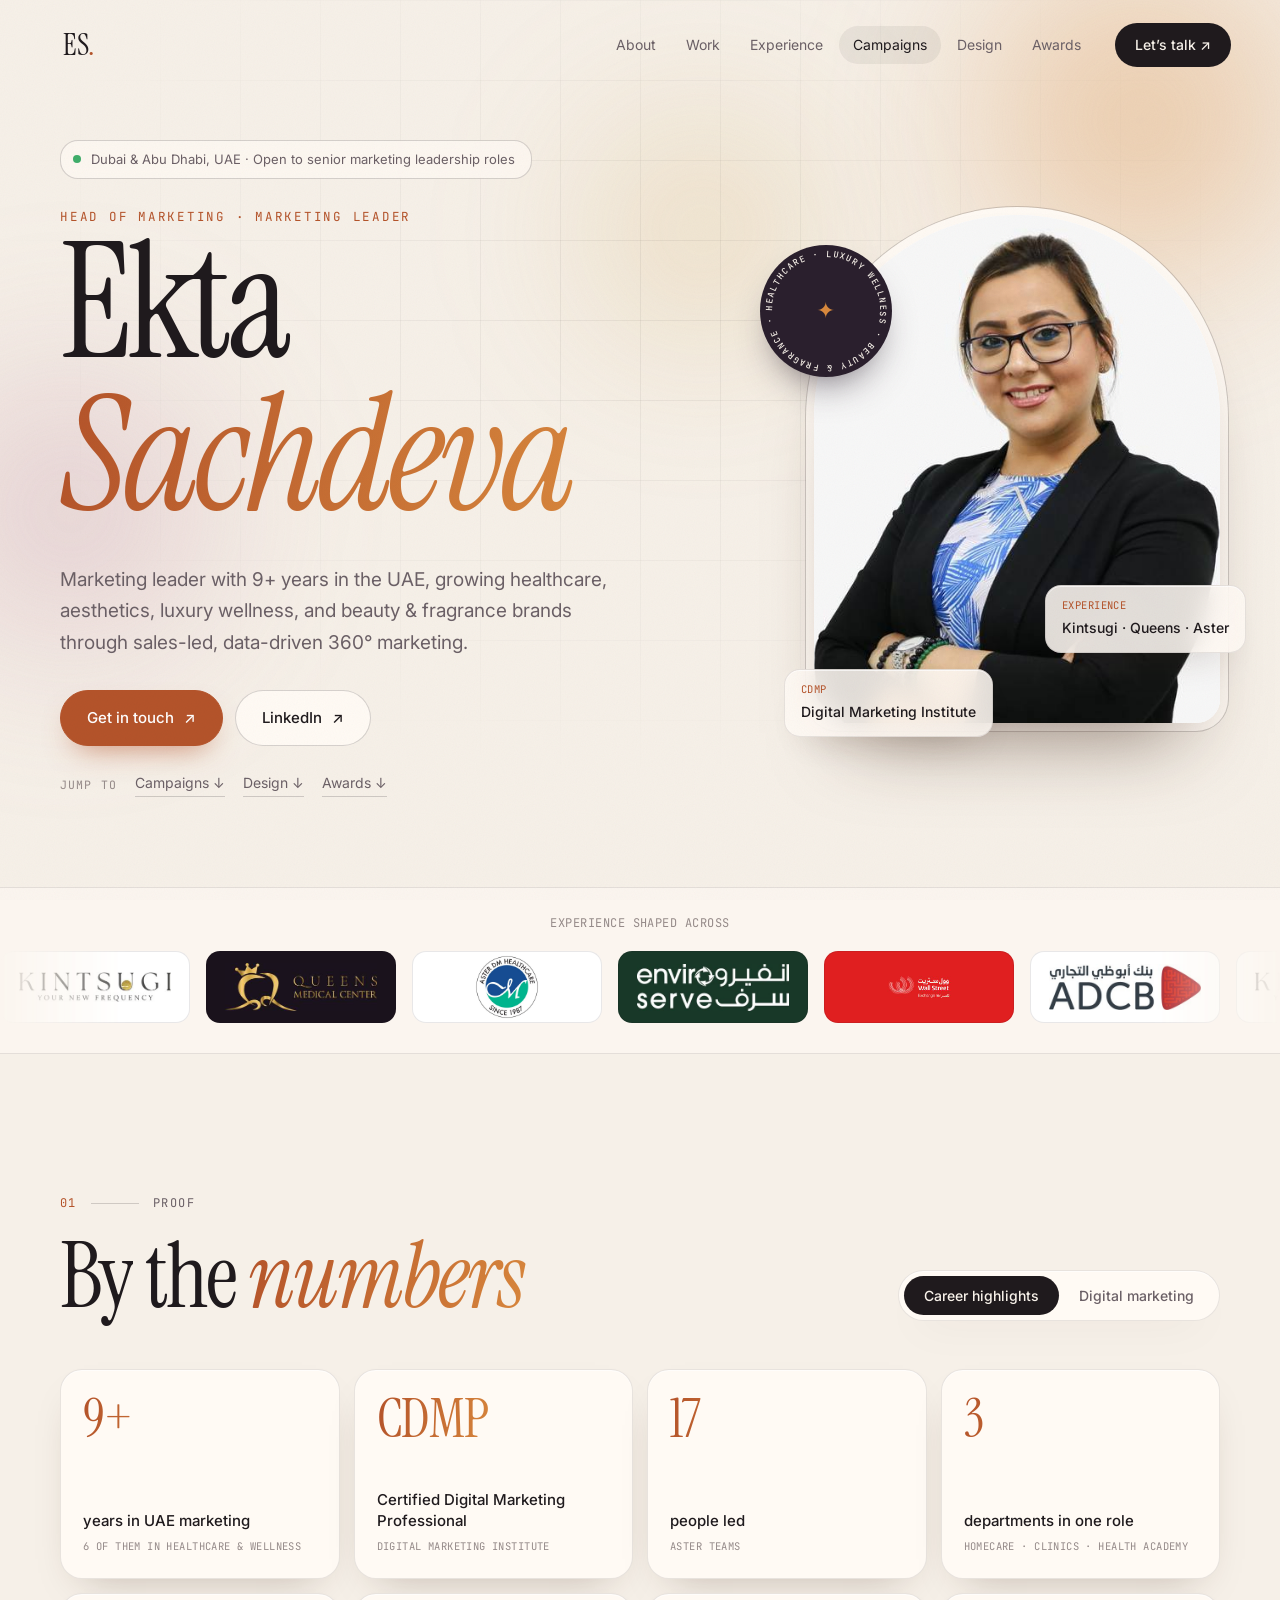
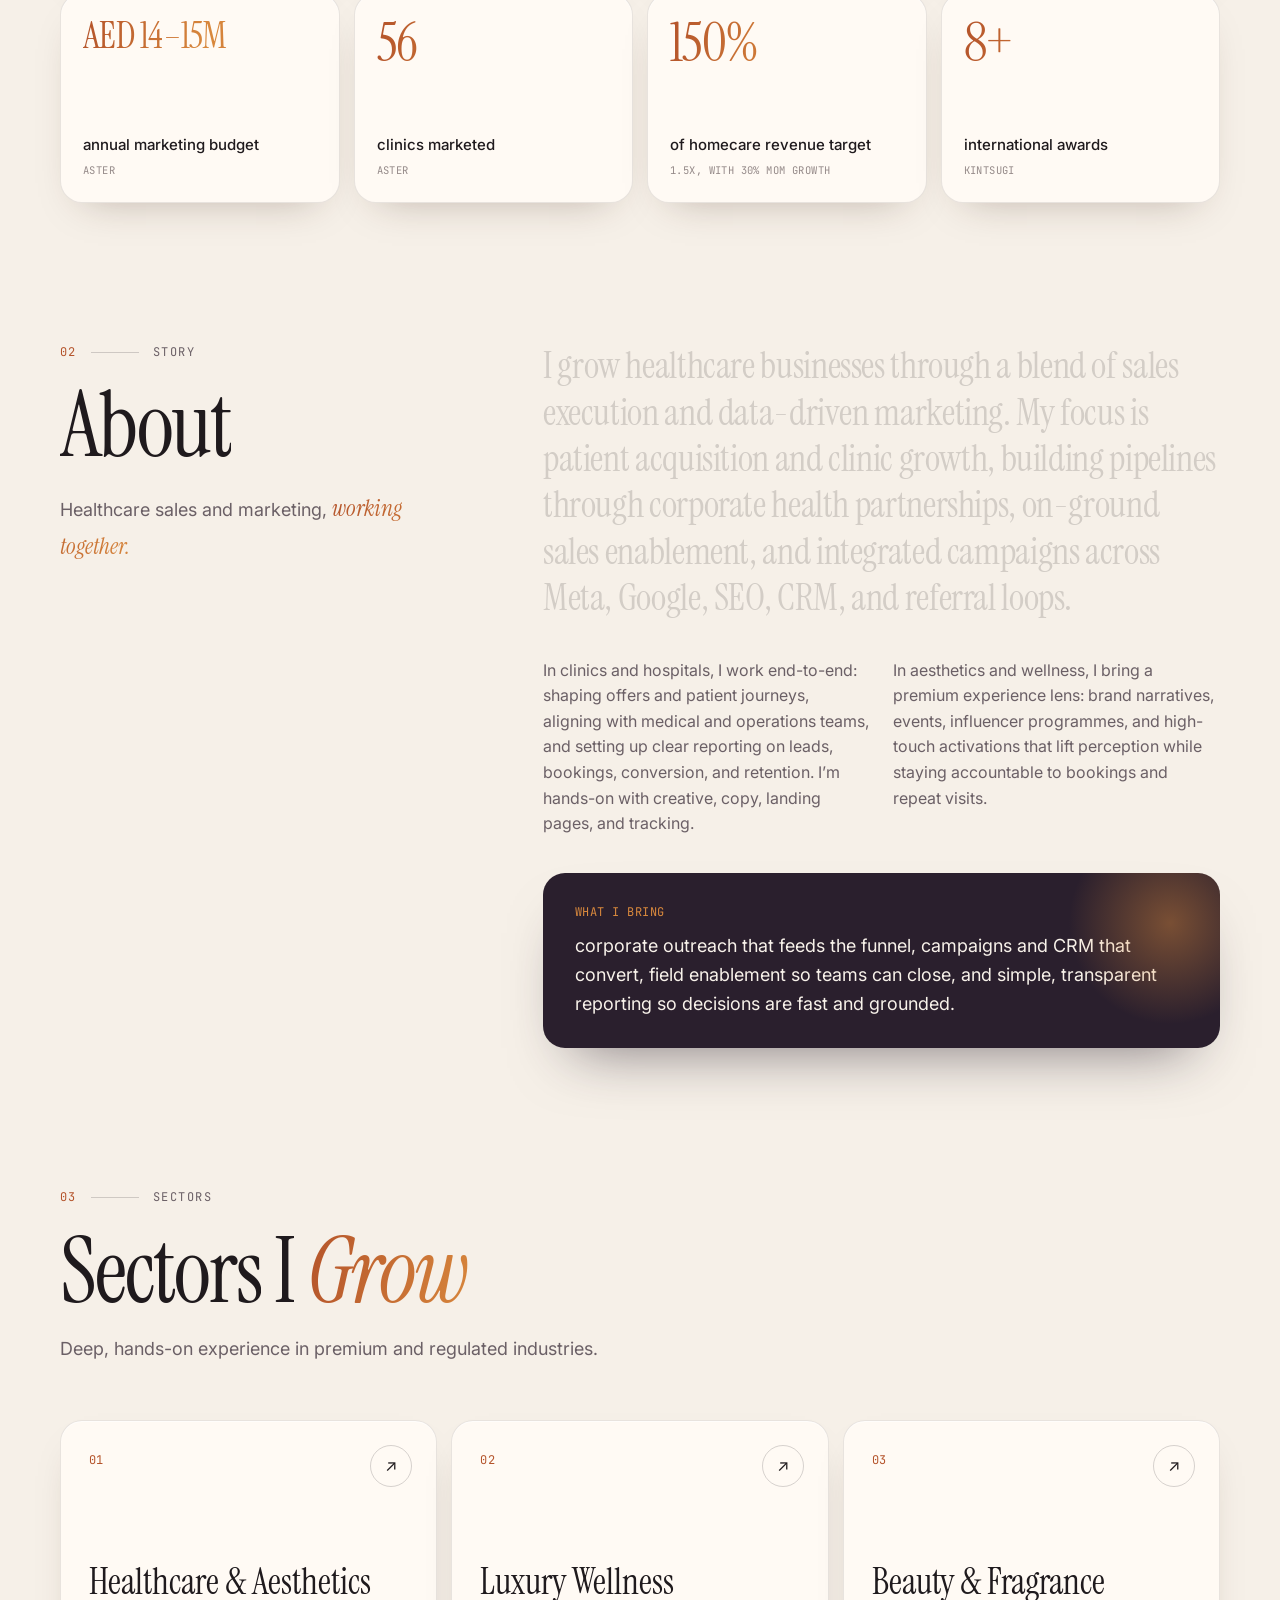
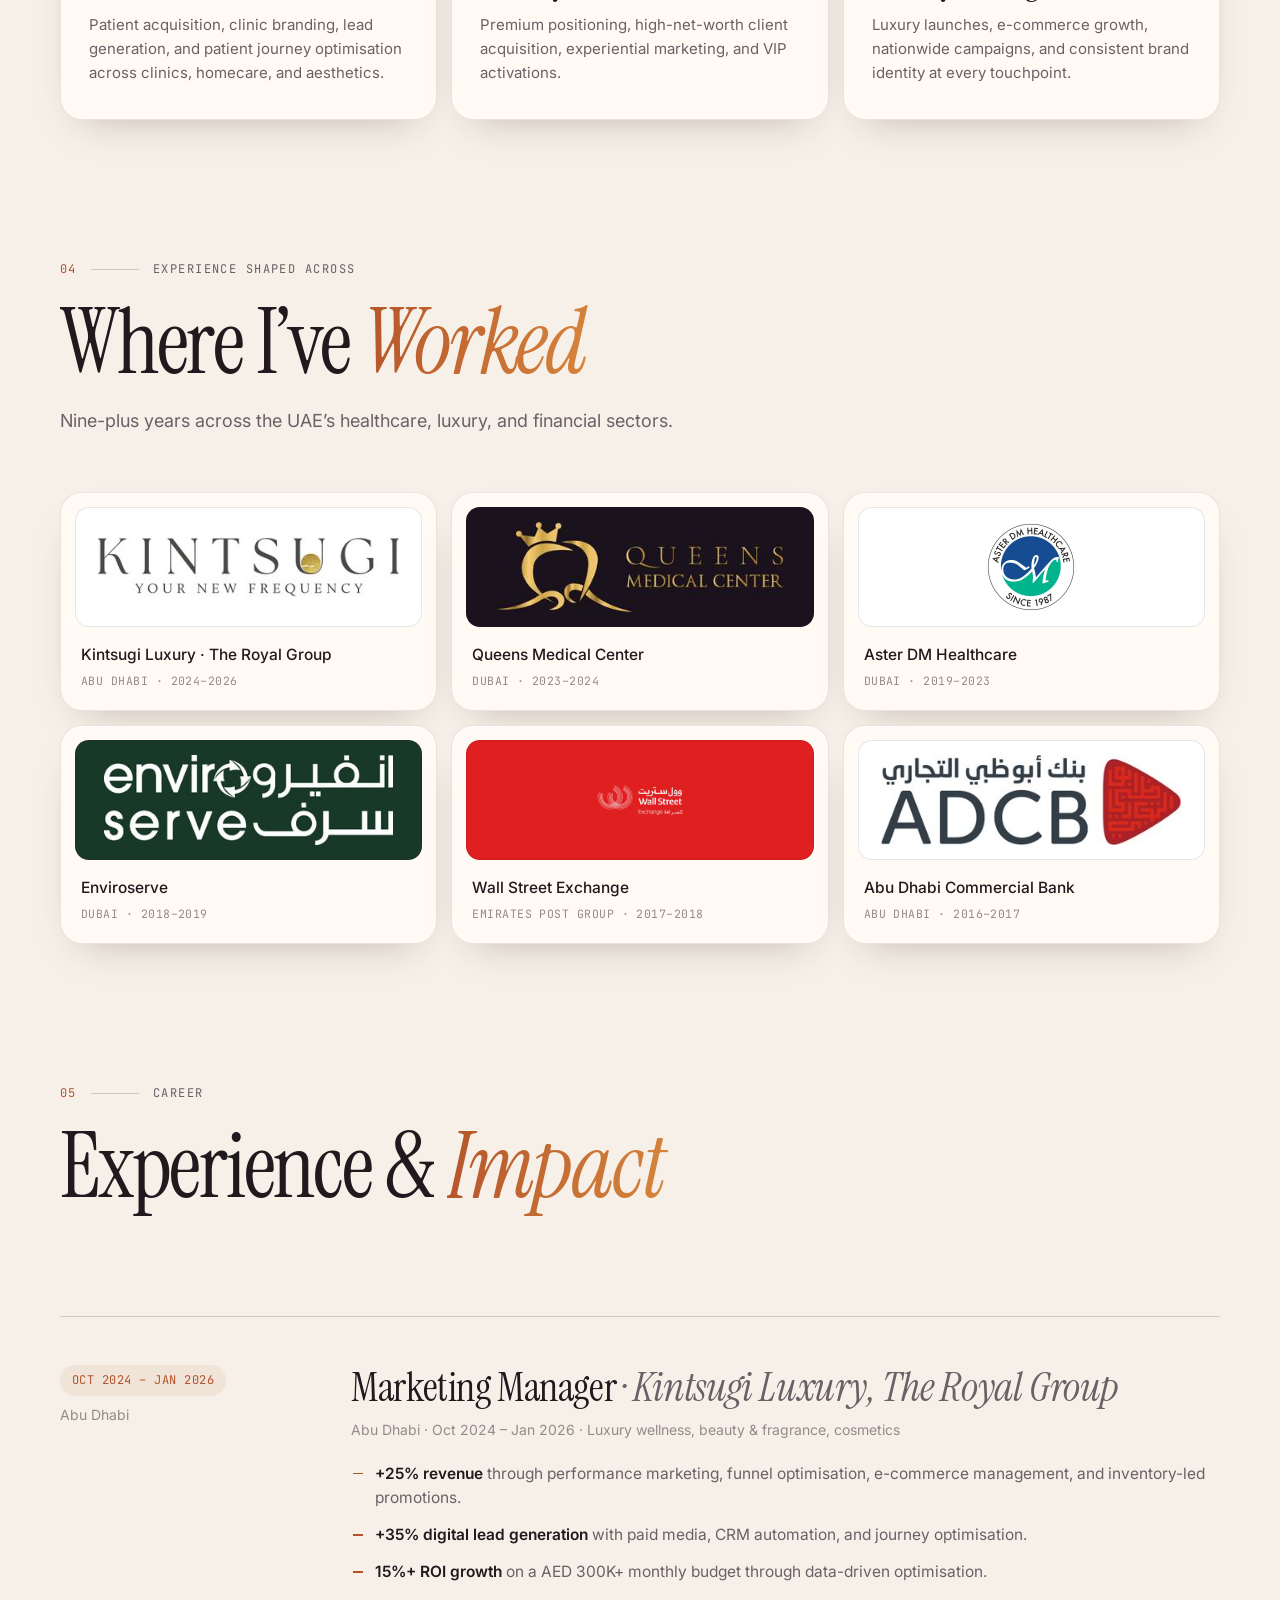
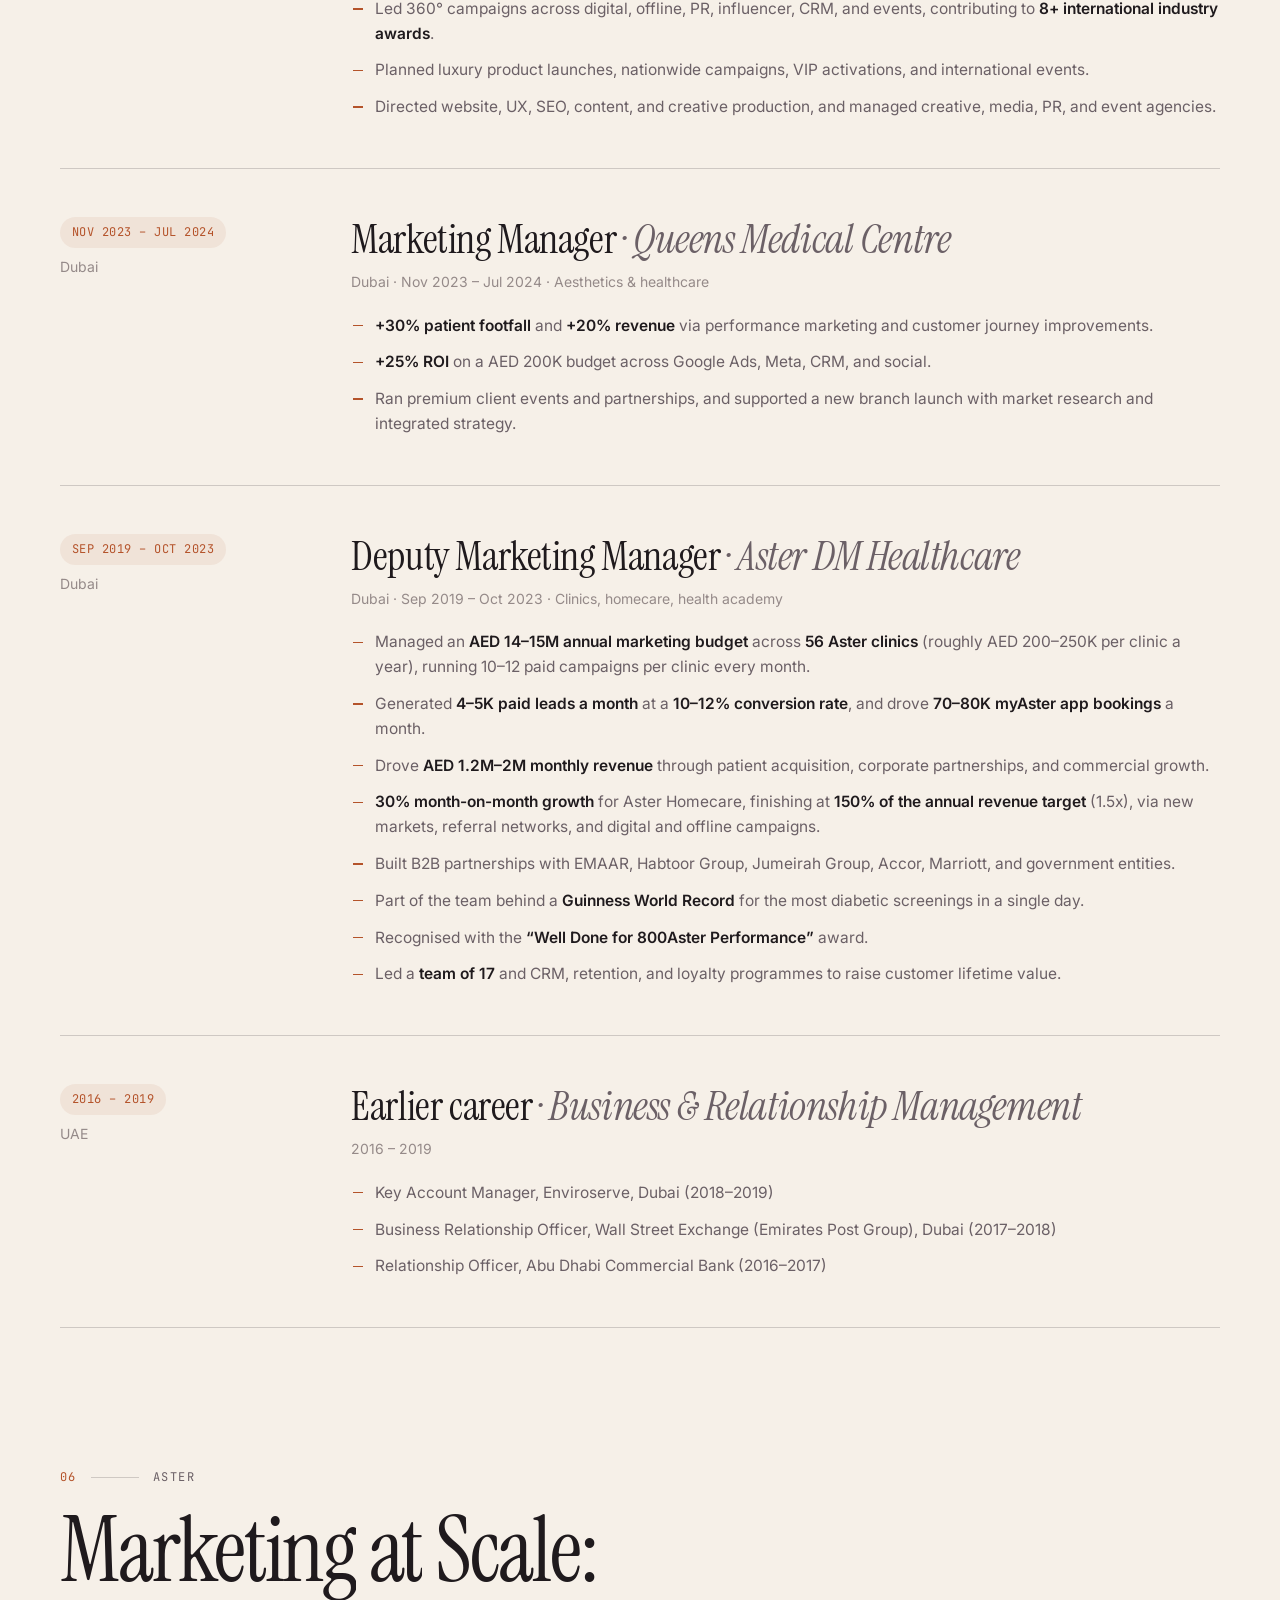
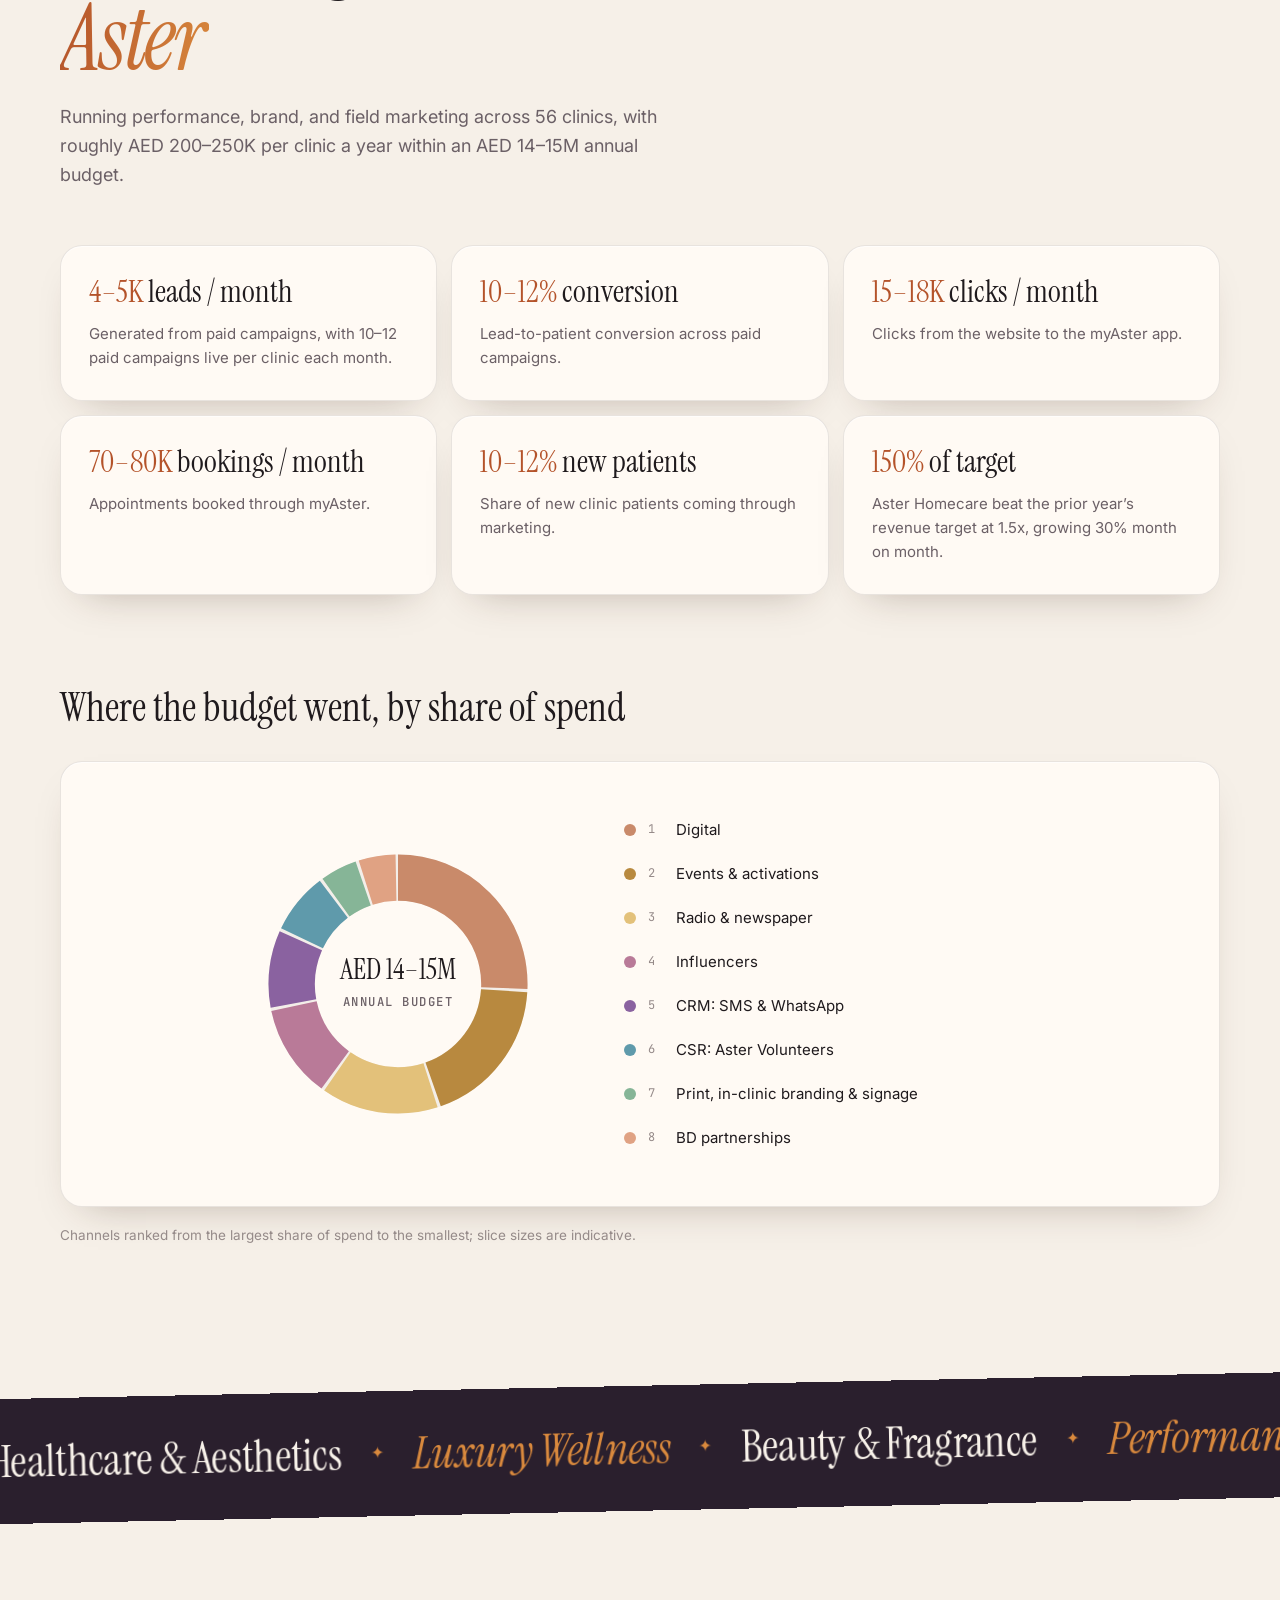
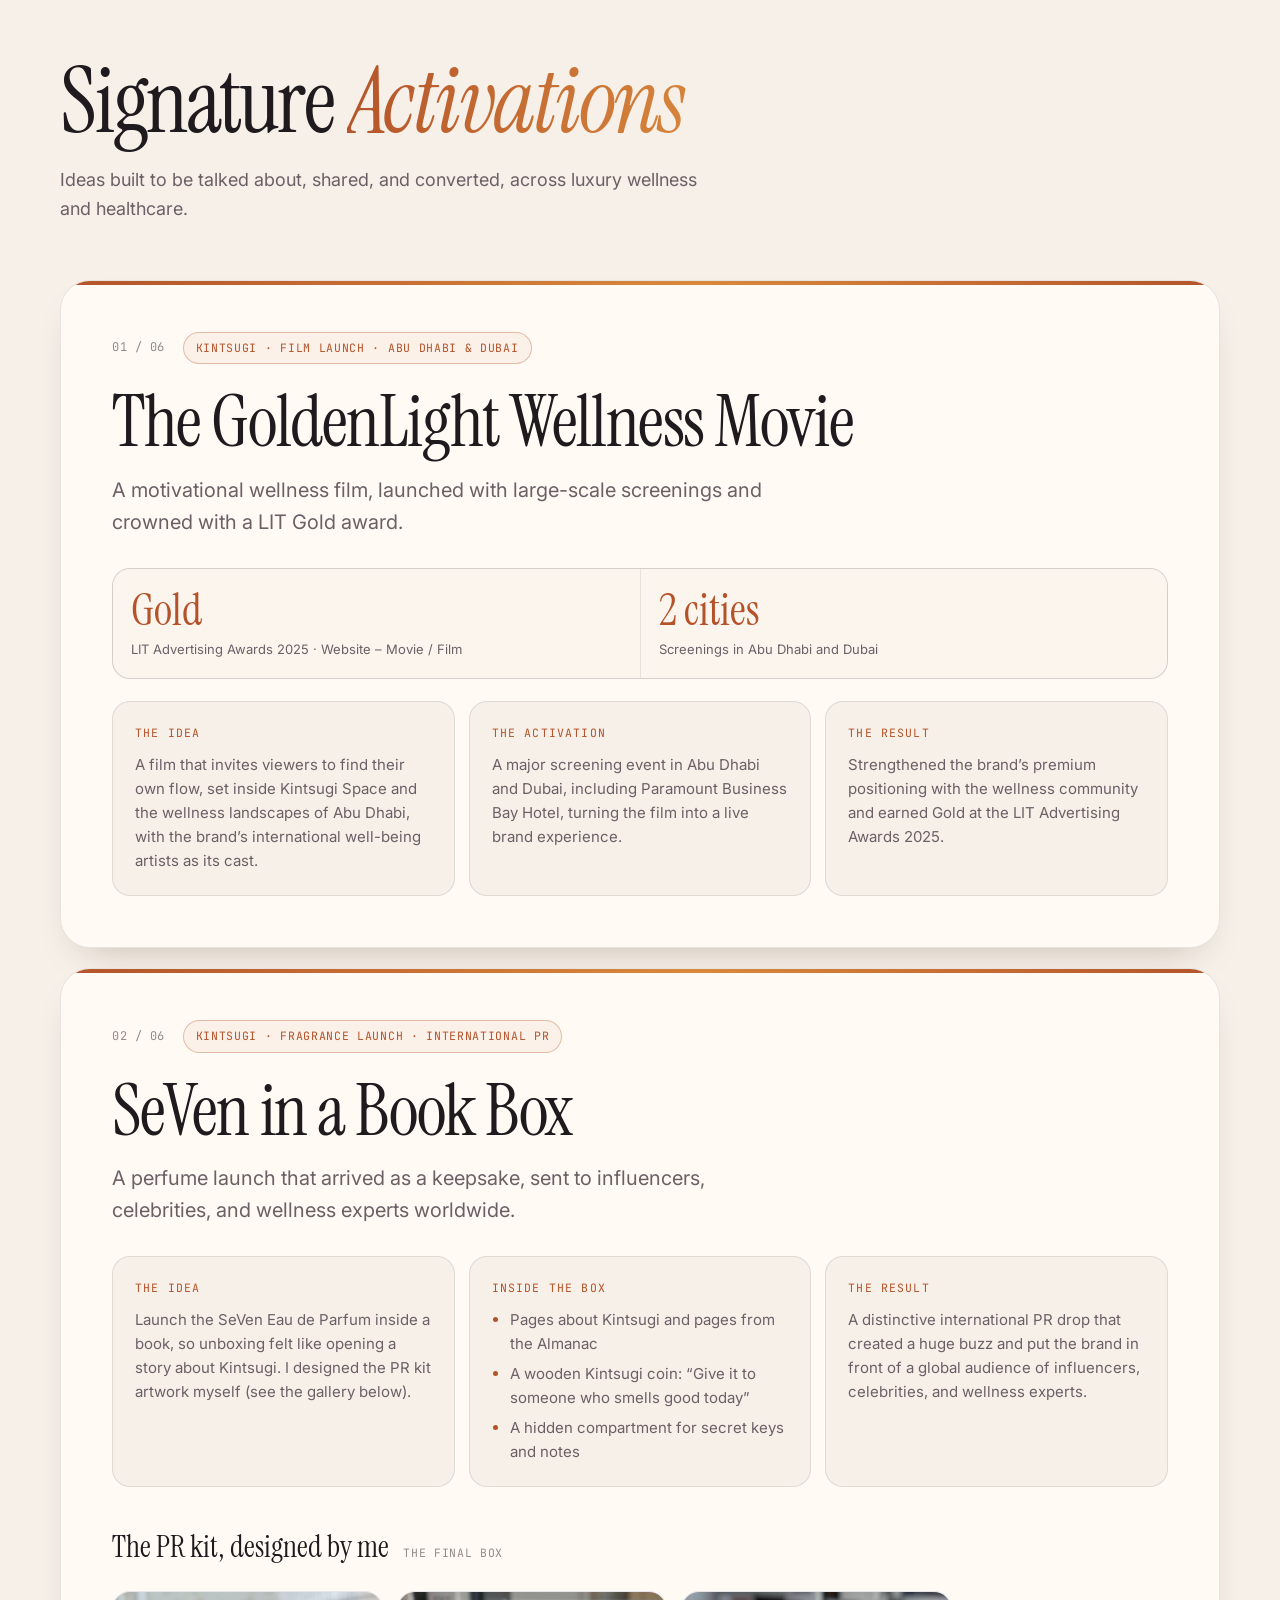
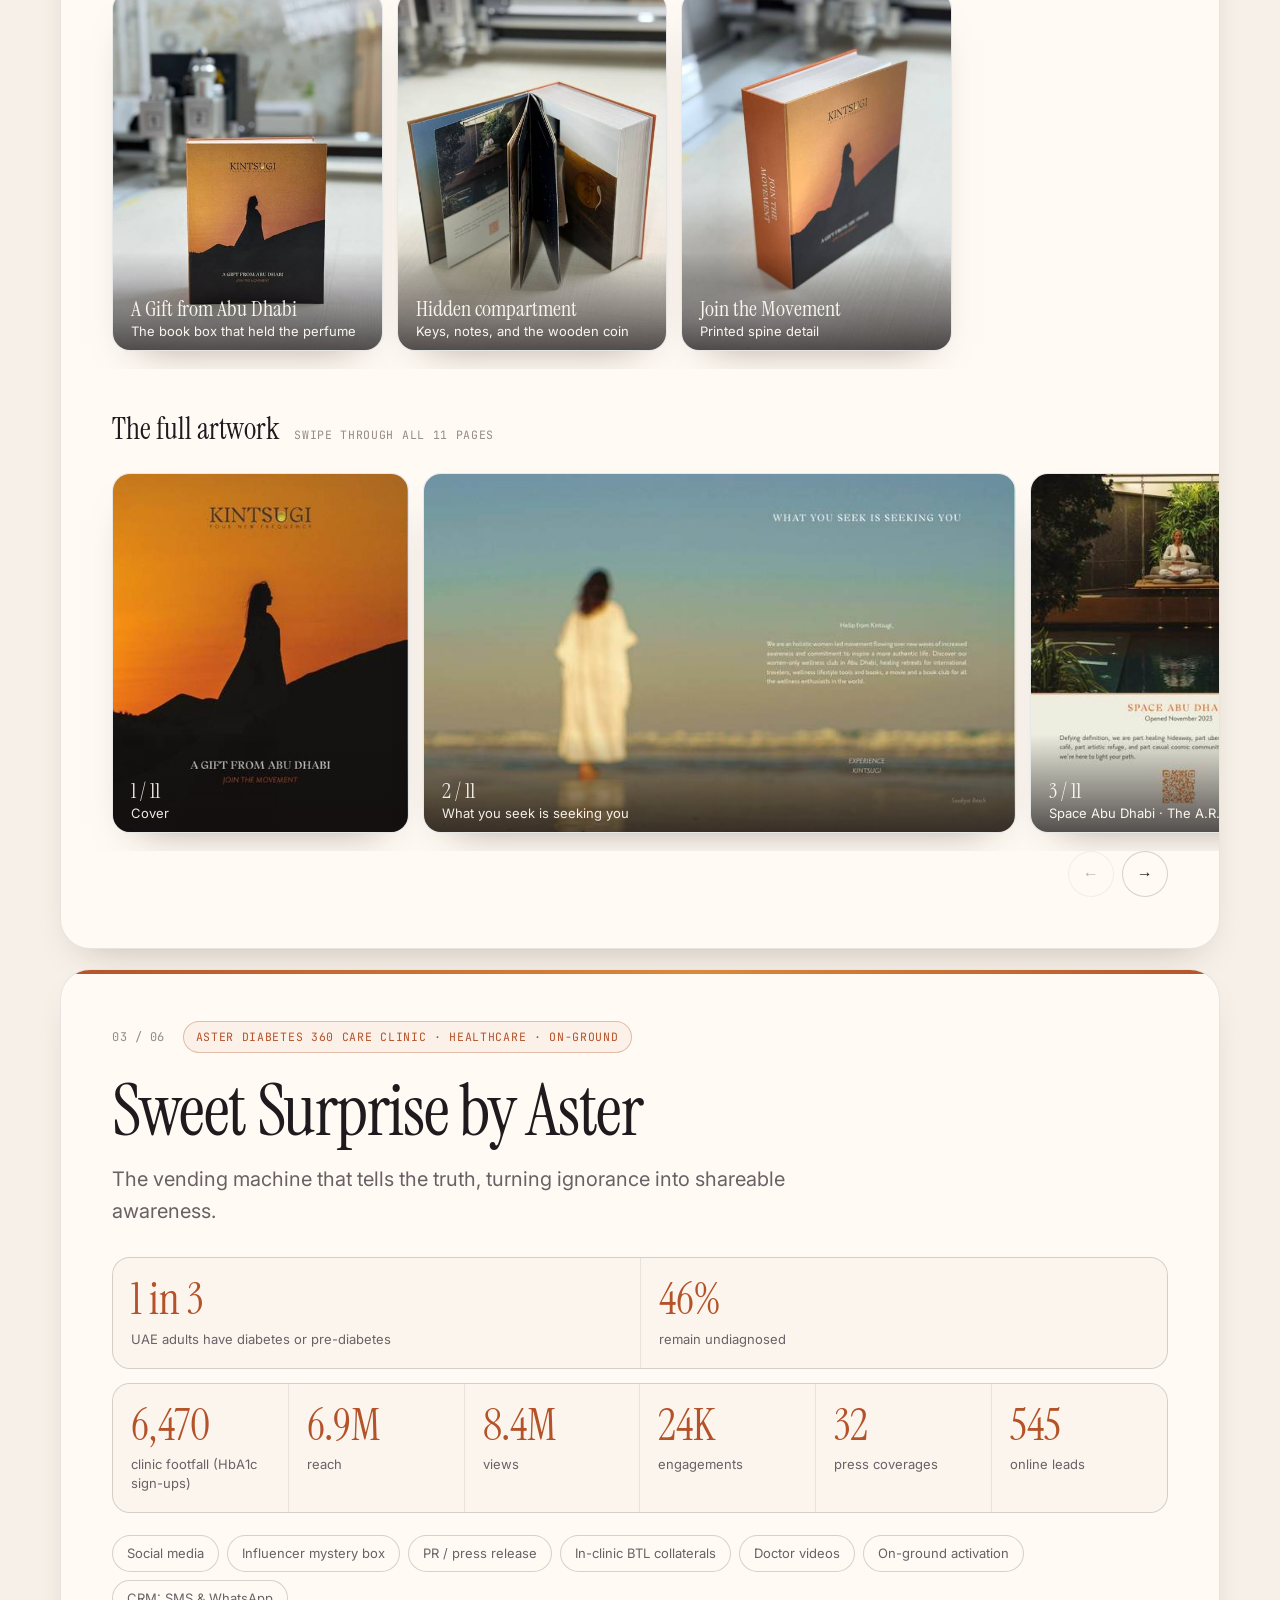
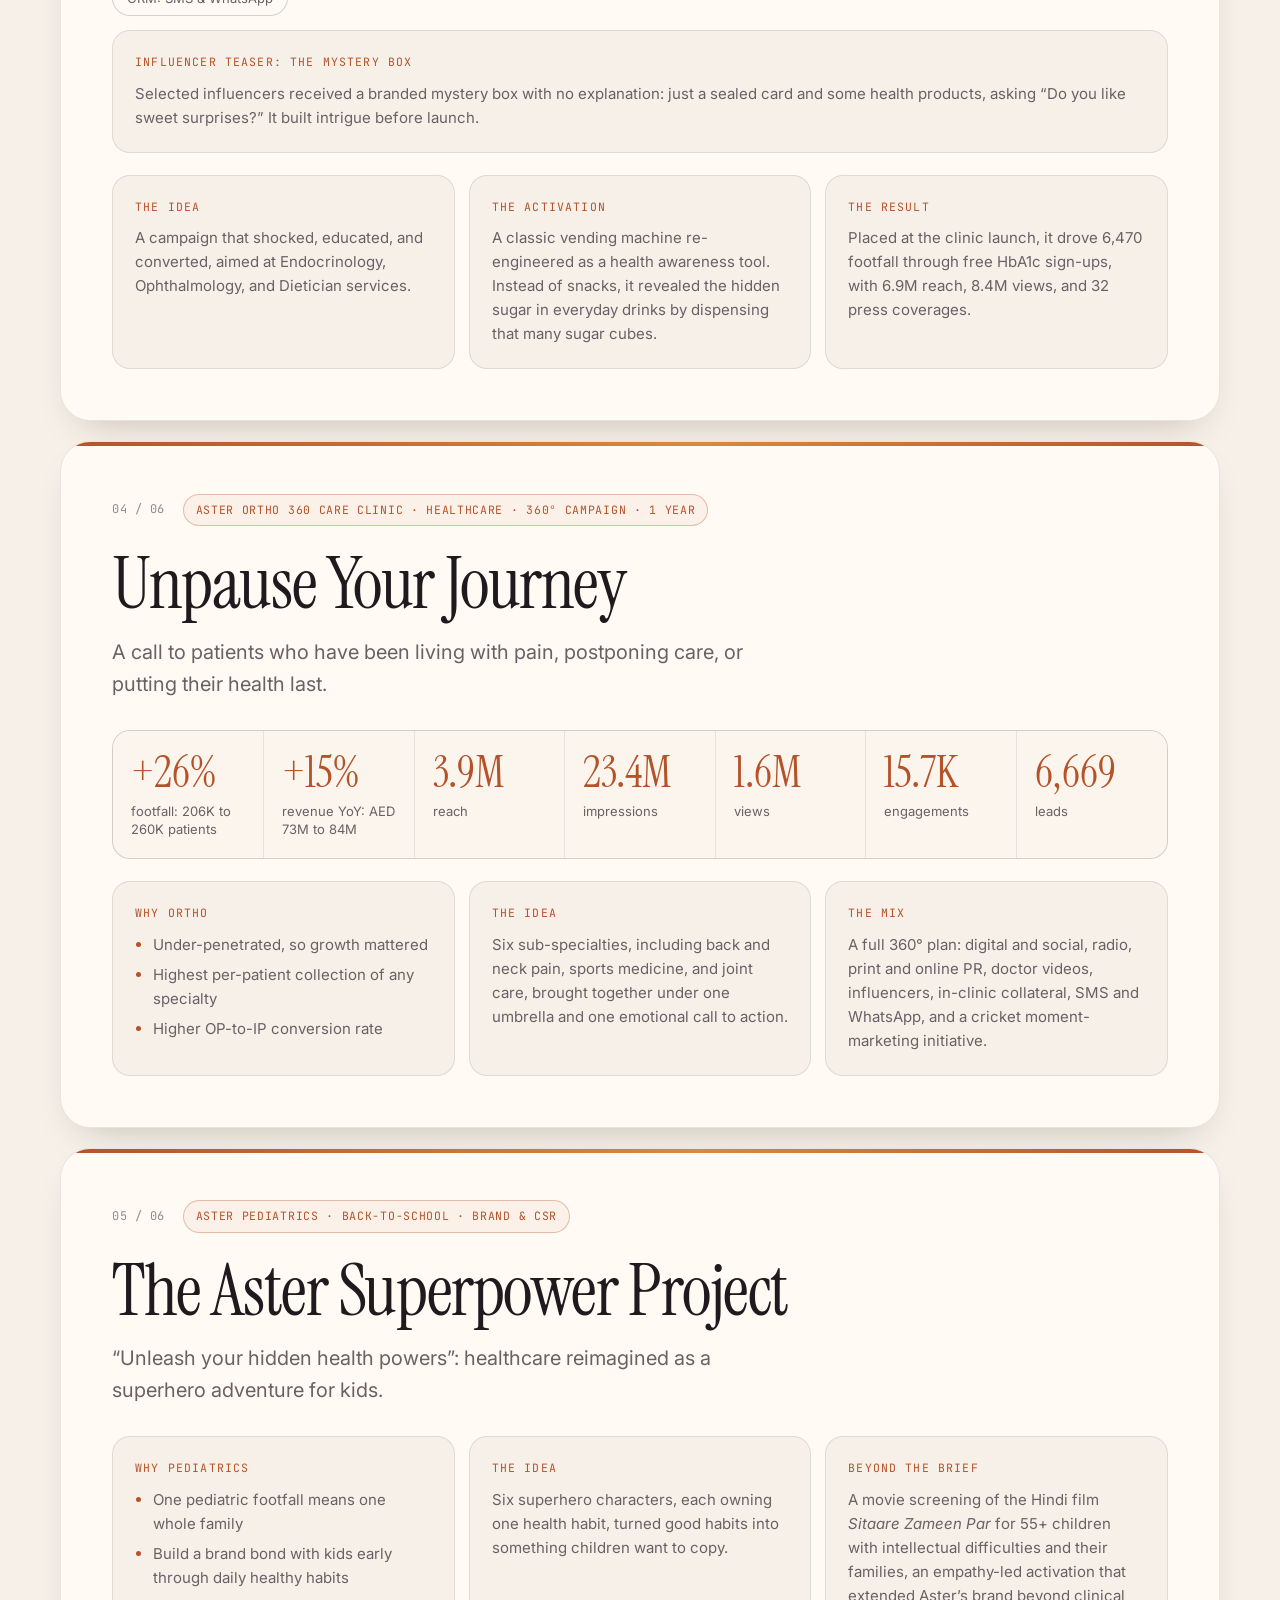
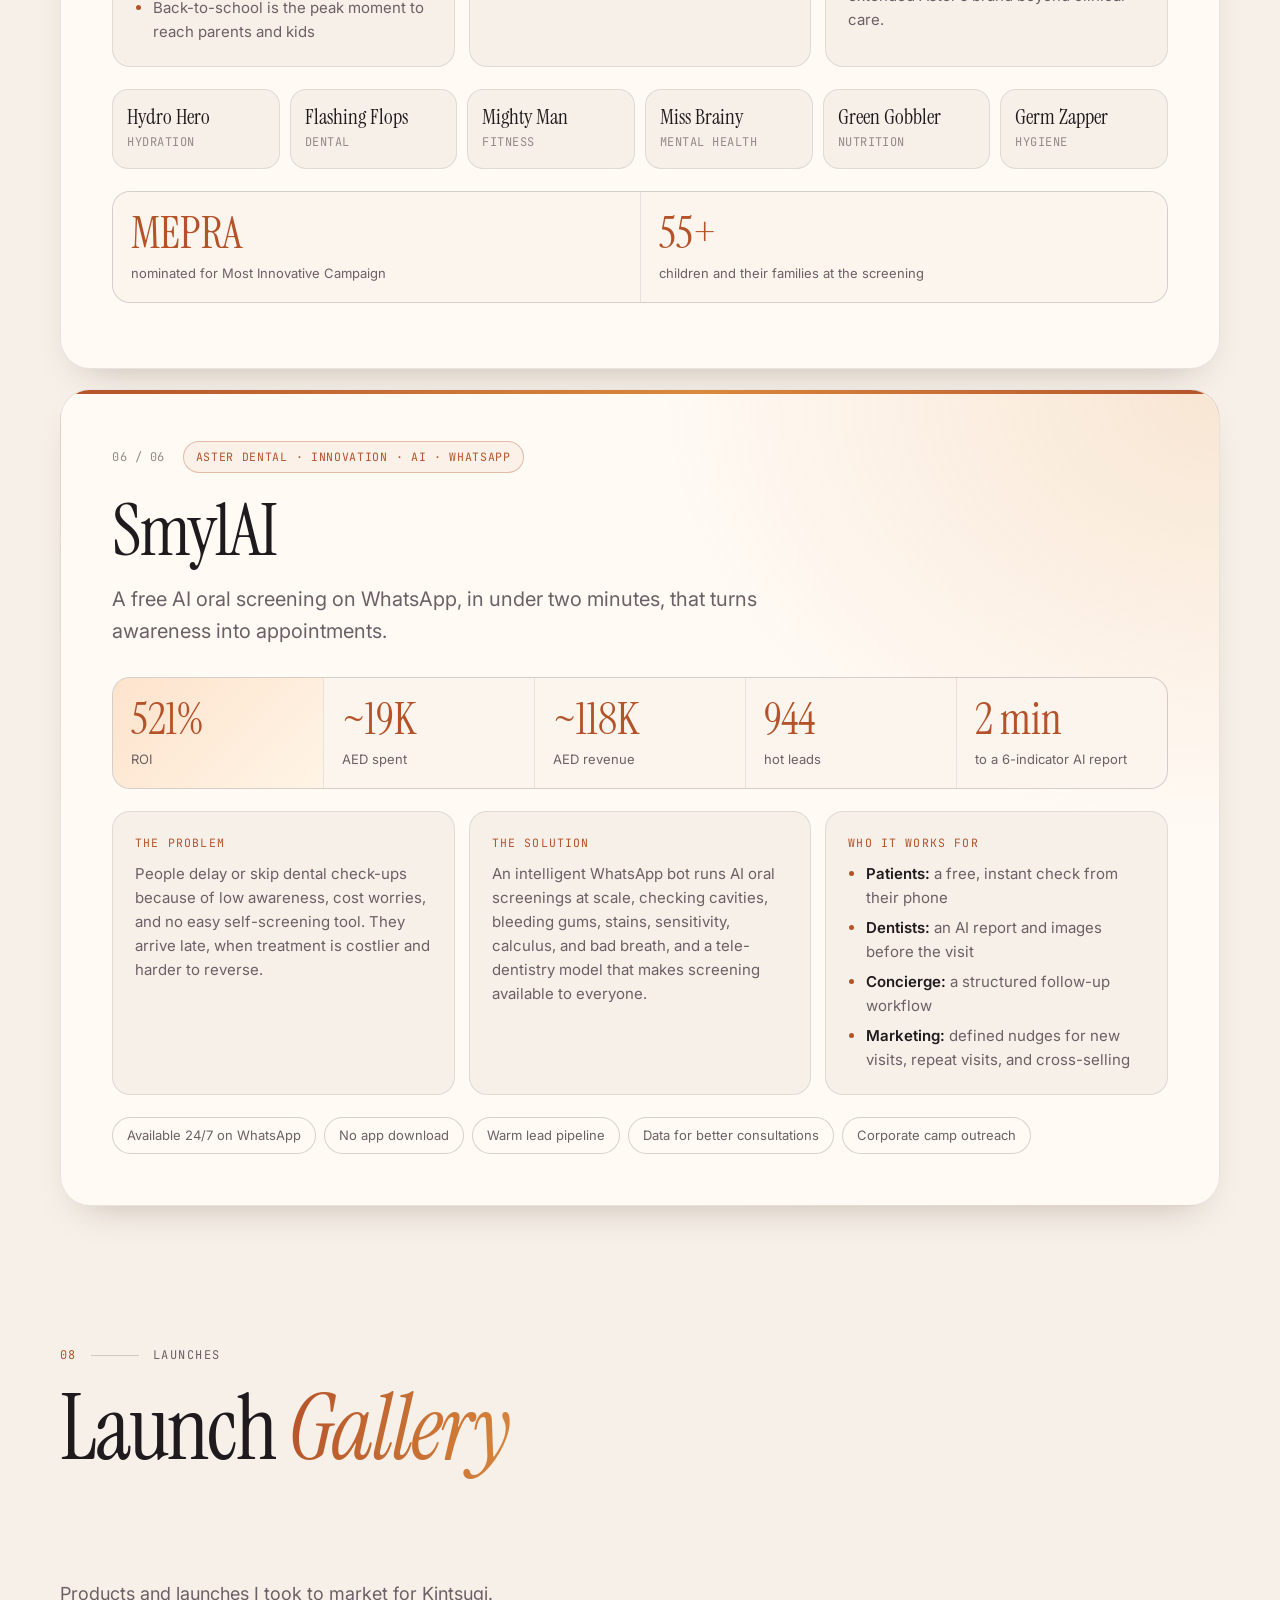
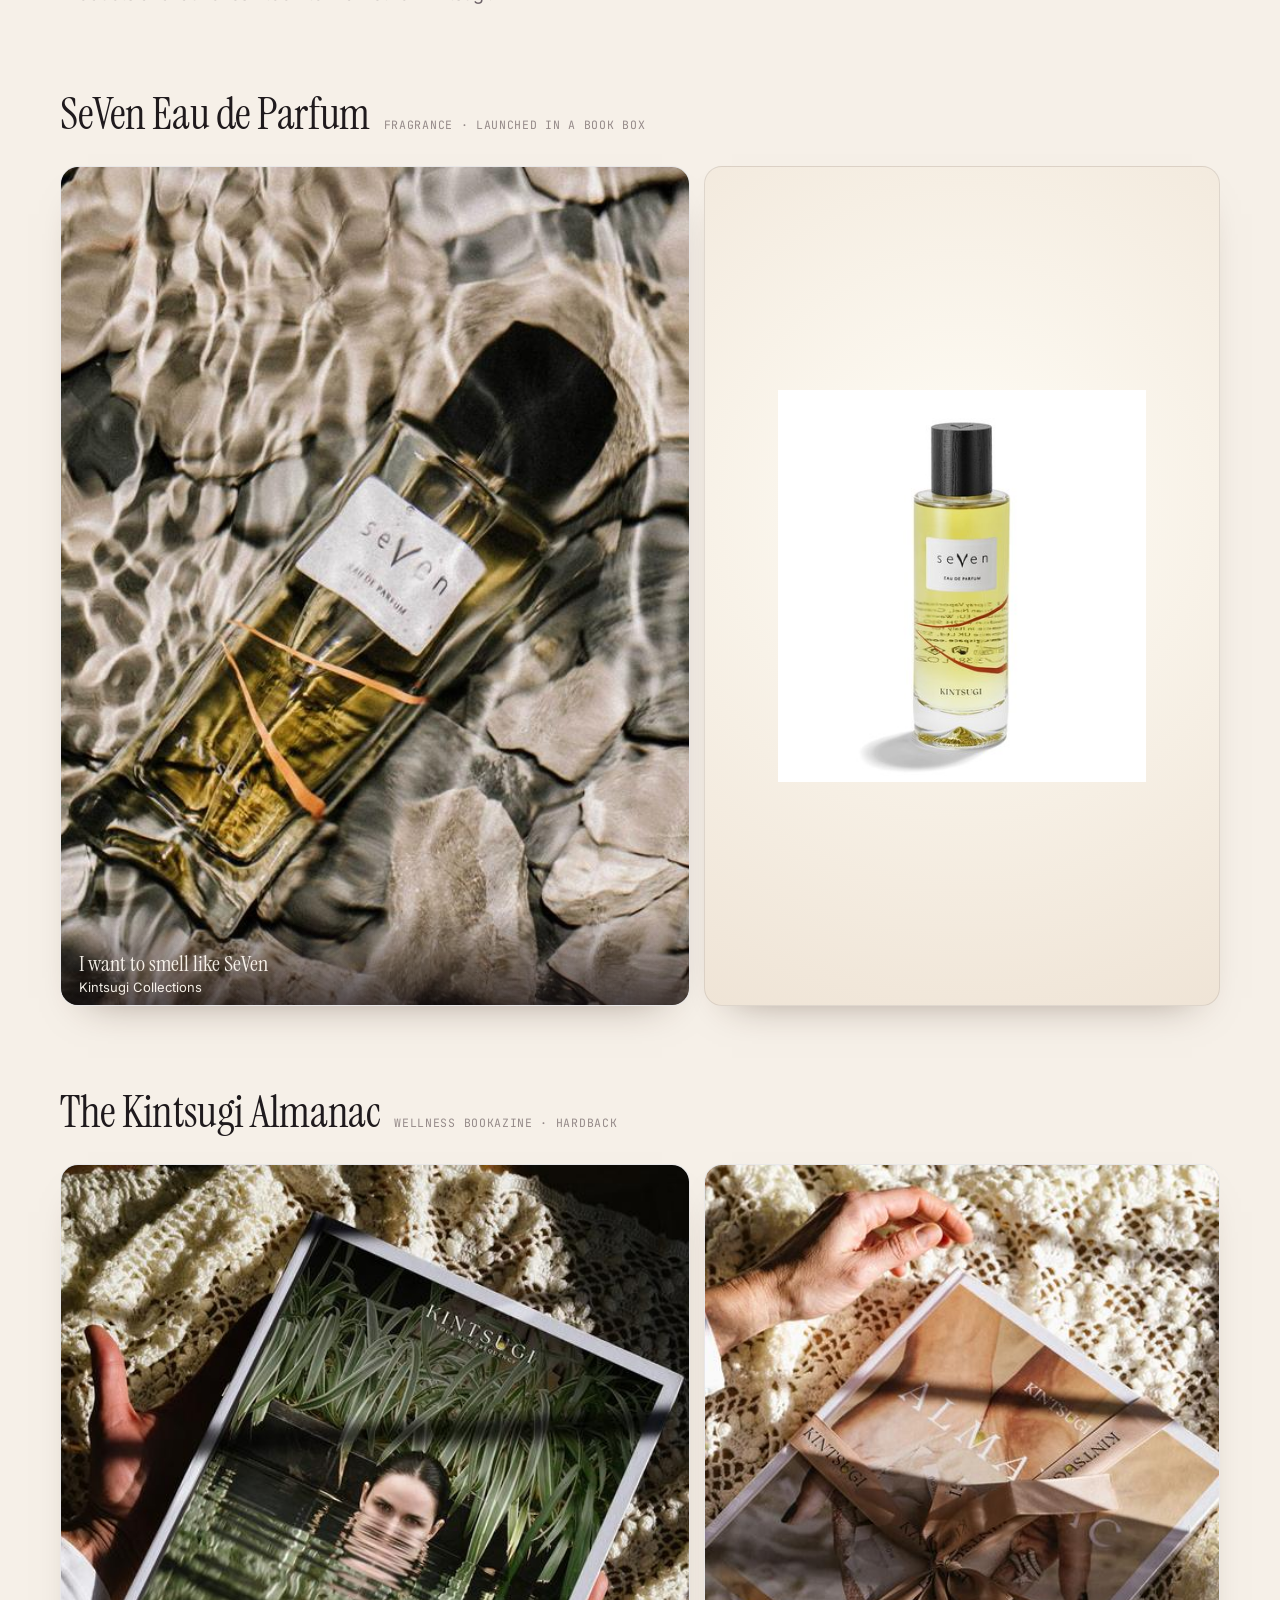
<file: index.html>
<!doctype html>
<html lang="en">
<head>
<meta charset="utf-8">
<meta name="viewport" content="width=device-width, initial-scale=1, viewport-fit=cover">
<title>Ekta Sachdeva | Marketing Leader</title>
<meta name="description" content="Ekta Sachdeva, Head of Marketing and marketing leader with 9+ years in the UAE, growing healthcare, aesthetics, luxury wellness, and beauty & fragrance brands through sales-led, data-driven 360° marketing.">
<meta name="theme-color" content="#f6f0e8">
<meta property="og:type" content="website">
<meta property="og:title" content="Ekta Sachdeva | Marketing Leader">
<meta property="og:description" content="Marketing leader with 9+ years in the UAE across healthcare, aesthetics, luxury wellness, and beauty & fragrance.">
<meta property="og:url" content="https://ekta-sachdeva.netlify.app/">
<meta property="og:image" content="https://ekta-sachdeva.netlify.app/assets/img/portrait.jpg">
<meta property="og:image:alt" content="Ekta Sachdeva">
<link rel="canonical" href="https://ekta-sachdeva.netlify.app/">
<meta name="twitter:card" content="summary">
<link rel="icon" href="assets/favicon.svg" type="image/svg+xml">
<link rel="preconnect" href="https://fonts.googleapis.com">
<link rel="preconnect" href="https://fonts.gstatic.com" crossorigin>
<link href="https://fonts.googleapis.com/css2?family=Instrument+Serif:ital@0;1&family=Inter:wght@300;400;500;600&family=JetBrains+Mono:wght@400;500&display=swap" rel="stylesheet">
<link rel="stylesheet" href="assets/css/styles.css?v=202610311822">
<script>document.documentElement.classList.add('js')</script>
</head>
<body>
<div class="progress" aria-hidden="true"><i></i></div>
<div class="grain" aria-hidden="true"></div>
<div class="cursor" aria-hidden="true"><span></span></div>

<!-- ===== NAV ===== -->
<header class="nav" id="nav">
  <div class="nav-in">
    <a href="#top" class="brand" aria-label="Ekta Sachdeva, back to top">ES<span>.</span></a>
    <nav class="links" aria-label="Main">
      <a href="#about">About</a>
      <a href="#worked">Work</a>
      <a href="#experience">Experience</a>
      <a href="#campaigns">Campaigns</a>
      <a href="#design">Design</a>
      <a href="#awards">Awards</a>
    </nav>
    <a class="nav-cta" href="mailto:ekusach@gmail.com">Let’s talk <span aria-hidden="true">↗</span></a>
    <button class="burger" aria-label="Open menu" aria-expanded="false" aria-controls="menu"><i></i><i></i></button>
  </div>
</header>
<div class="menu" id="menu" hidden>
  <a href="#numbers">Numbers</a>
  <a href="#about">About</a>
  <a href="#worked">Where I’ve Worked</a>
  <a href="#experience">Experience</a>
  <a href="#scale">Marketing at Scale</a>
  <a href="#campaigns">Campaigns</a>
  <a href="#launches">Launches</a>
  <a href="#design">Design</a>
  <a href="#awards">Awards</a>
  <a href="#skills">Skills</a>
  <a href="#contact">Contact</a>
</div>

<main id="top">

<!-- ===== HERO ===== -->
<section class="hero">
  <div class="hero-bg" aria-hidden="true">
    <div class="blob b1" data-depth="30"></div>
    <div class="blob b2" data-depth="-24"></div>
    <div class="blob b3" data-depth="16"></div>
    <div class="gridlines"></div>
  </div>
  <div class="wrap hero-grid">
    <div class="hero-copy">
      <div class="badge intro" style="--i:0"><span class="dot"></span>Dubai &amp; Abu Dhabi, UAE · Open to senior marketing leadership roles</div>
      <p class="eyebrow intro" style="--i:1">Head of Marketing · Marketing Leader</p>
      <h1 class="hero-title">
        <span class="line"><span class="intro-up" style="--i:2">Ekta</span></span>
        <span class="line"><em class="intro-up" style="--i:3">Sachdeva</em></span>
      </h1>
      <p class="lede intro" style="--i:4">Marketing leader with 9+ years in the UAE, growing healthcare, aesthetics, luxury wellness, and beauty &amp; fragrance brands through sales-led, data-driven 360° marketing.</p>
      <div class="btns intro" style="--i:5">
        <a class="btn btn-p magnetic" href="mailto:ekusach@gmail.com">Get in touch <span aria-hidden="true">↗</span></a>
        <a class="btn magnetic" href="https://linkedin.com/in/ektasachdeva93" target="_blank" rel="noopener">LinkedIn <span aria-hidden="true">↗</span></a>
      </div>
      <div class="jump intro" style="--i:6">
        <span>Jump to</span>
        <a href="#campaigns">Campaigns ↓</a>
        <a href="#design">Design ↓</a>
        <a href="#awards">Awards ↓</a>
      </div>
    </div>

    <div class="hero-photo intro" style="--i:3">
      <div class="ring" aria-hidden="true">
        <svg viewBox="0 0 200 200"><defs><path id="circ" d="M100,100 m-82,0 a82,82 0 1,1 164,0 a82,82 0 1,1 -164,0"/></defs>
          <text><textPath href="#circ">HEALTHCARE · LUXURY WELLNESS · BEAUTY &amp; FRAGRANCE · </textPath></text></svg>
        <span>✦</span>
      </div>
      <div class="frame tilt">
        <img width="520" height="598" src="assets/img/portrait.jpg" alt="Ekta Sachdeva" fetchpriority="high">
      </div>
      <div class="chip-float cf1"><span class="mono">Experience</span><b>Kintsugi · Queens · Aster</b></div>
      <div class="chip-float cf2"><span class="mono">CDMP</span><b>Digital Marketing Institute</b></div>
    </div>
  </div>

  <!-- employer logo belt -->
  <div class="belt intro" style="--i:7">
    <p class="belt-label mono">Experience shaped across</p>
    <div class="belt-view" aria-label="Kintsugi, Queens Medical Center, Aster DM Healthcare, Enviroserve, Wall Street Exchange, ADCB">
      <div class="belt-track">
        <span style="background:#fff"><img width="360" height="71" src="assets/img/logo-kintsugi.jpg" alt=""></span>
        <span style="background:#1a121c"><img width="360" height="113" src="assets/img/logo-queens.jpg" alt=""></span>
        <span class="sq" style="background:#fff"><img width="360" height="360" src="assets/img/logo-aster.jpg" alt=""></span>
        <span style="background:#183828"><img width="360" height="112" src="assets/img/logo-enviroserve.jpg" alt=""></span>
        <span class="sq" style="background:#e01f20"><img width="240" height="240" src="assets/img/logo-wallstreet.jpg" alt=""></span>
        <span style="background:#fff"><img width="360" height="108" src="assets/img/logo-adcb.jpg" alt=""></span>
        <span style="background:#fff" aria-hidden="true"><img width="360" height="71" src="assets/img/logo-kintsugi.jpg" alt=""></span>
        <span style="background:#1a121c" aria-hidden="true"><img width="360" height="113" src="assets/img/logo-queens.jpg" alt=""></span>
        <span class="sq" style="background:#fff" aria-hidden="true"><img width="360" height="360" src="assets/img/logo-aster.jpg" alt=""></span>
        <span style="background:#183828" aria-hidden="true"><img width="360" height="112" src="assets/img/logo-enviroserve.jpg" alt=""></span>
        <span class="sq" style="background:#e01f20" aria-hidden="true"><img width="240" height="240" src="assets/img/logo-wallstreet.jpg" alt=""></span>
        <span style="background:#fff" aria-hidden="true"><img width="360" height="108" src="assets/img/logo-adcb.jpg" alt=""></span>
      </div>
    </div>
  </div>
</section>

<!-- ===== NUMBERS (tabs) ===== -->
<section class="sec" id="numbers">
  <div class="wrap">
    <div class="sec-head" data-reveal><span class="num">01</span><span class="rule"></span><span class="label">Proof</span></div>
    <div class="numbers-head">
      <h2 class="title split" data-reveal>By the <em>numbers</em></h2>
      <div class="tabs" role="tablist" aria-label="Number sets" data-reveal>
        <span class="tab-ind" aria-hidden="true"></span>
        <button role="tab" id="tab-a" aria-controls="panel-a" aria-selected="true">Career highlights</button>
        <button role="tab" id="tab-b" aria-controls="panel-b" aria-selected="false" tabindex="-1">Digital marketing</button>
      </div>
    </div>

    <div class="panel" id="panel-a" role="tabpanel" aria-labelledby="tab-a">
      <div class="tiles" data-reveal>
        <div class="tile"><b data-count>9+</b><div><span>years in UAE marketing</span><em>6 of them in healthcare &amp; wellness</em></div></div>
        <div class="tile"><b>CDMP</b><div><span>Certified Digital Marketing Professional</span><em>Digital Marketing Institute</em></div></div>
        <div class="tile"><b data-count>17</b><div><span>people led</span><em>Aster teams</em></div></div>
        <div class="tile"><b data-count>3</b><div><span>departments in one role</span><em>Homecare · Clinics · Health Academy</em></div></div>
        <div class="tile"><b data-count>AED 14–15M</b><div><span>annual marketing budget</span><em>Aster</em></div></div>
        <div class="tile"><b data-count>56</b><div><span>clinics marketed</span><em>Aster</em></div></div>
        <div class="tile"><b data-count>150%</b><div><span>of homecare revenue target</span><em>1.5x, with 30% MoM growth</em></div></div>
        <div class="tile"><b data-count>8+</b><div><span>international awards</span><em>Kintsugi</em></div></div>
      </div>
    </div>

    <div class="panel" id="panel-b" role="tabpanel" aria-labelledby="tab-b" hidden>
      <h3 class="panel-title">Digital marketing, by the numbers</h3>
      <div class="tiles">
        <div class="tile"><b data-count>4–5K</b><div><span>paid leads a month</span></div></div>
        <div class="tile"><b data-count>10–12%</b><div><span>lead conversion</span></div></div>
        <div class="tile"><b data-count>15–18K</b><div><span>clicks a month from the website to the myAster app</span></div></div>
        <div class="tile"><b data-count>70–80K</b><div><span>myAster bookings a month</span></div></div>
        <div class="tile"><b data-count>+35%</b><div><span>digital lead generation</span></div></div>
        <div class="tile"><b data-count>+25%</b><div><span>revenue growth via performance marketing</span></div></div>
        <div class="tile"><b data-count>+25%</b><div><span>campaign ROI at Queens Medical Centre</span></div></div>
        <div class="tile hl"><b data-count>521%</b><div><span>ROI on the SmylAI campaign</span></div></div>
      </div>
    </div>
  </div>
</section>

<!-- ===== ABOUT ===== -->
<section class="sec" id="about">
  <div class="wrap about-grid">
    <div class="about-side">
      <div class="sec-head" data-reveal><span class="num">02</span><span class="rule"></span><span class="label">Story</span></div>
      <h2 class="title split" data-reveal>About</h2>
      <p class="sub" data-reveal>Healthcare sales and marketing, <em>working together.</em></p>
    </div>
    <div class="about-body">
      <p class="big words">I grow healthcare businesses through a blend of sales execution and data-driven marketing. My focus is patient acquisition and clinic growth, building pipelines through corporate health partnerships, on-ground sales enablement, and integrated campaigns across Meta, Google, SEO, CRM, and referral loops.</p>
      <div class="about-cols">
        <p data-reveal>In clinics and hospitals, I work end-to-end: shaping offers and patient journeys, aligning with medical and operations teams, and setting up clear reporting on leads, bookings, conversion, and retention. I’m hands-on with creative, copy, landing pages, and tracking.</p>
        <p data-reveal style="--d:1">In aesthetics and wellness, I bring a premium experience lens: brand narratives, events, influencer programmes, and high-touch activations that lift perception while staying accountable to bookings and repeat visits.</p>
      </div>
      <blockquote class="bring" data-reveal><span class="mono">What I bring</span>corporate outreach that feeds the funnel, campaigns and CRM that convert, field enablement so teams can close, and simple, transparent reporting so decisions are fast and grounded.</blockquote>
    </div>
  </div>
</section>

<!-- ===== SECTORS ===== -->
<section class="sec" id="sectors">
  <div class="wrap">
    <div class="sec-head" data-reveal><span class="num">03</span><span class="rule"></span><span class="label">Sectors</span></div>
    <h2 class="title split" data-reveal>Sectors I <em>Grow</em></h2>
    <p class="sub" data-reveal>Deep, hands-on experience in premium and regulated industries.</p>
    <div class="sectors">
      <article class="sector" data-reveal style="--d:0"><span class="mono idx">01</span><h3>Healthcare &amp; Aesthetics</h3><p>Patient acquisition, clinic branding, lead generation, and patient journey optimisation across clinics, homecare, and aesthetics.</p><span class="arr" aria-hidden="true">↗</span></article>
      <article class="sector" data-reveal style="--d:1"><span class="mono idx">02</span><h3>Luxury Wellness</h3><p>Premium positioning, high-net-worth client acquisition, experiential marketing, and VIP activations.</p><span class="arr" aria-hidden="true">↗</span></article>
      <article class="sector" data-reveal style="--d:2"><span class="mono idx">03</span><h3>Beauty &amp; Fragrance</h3><p>Luxury launches, e-commerce growth, nationwide campaigns, and consistent brand identity at every touchpoint.</p><span class="arr" aria-hidden="true">↗</span></article>
    </div>
  </div>
</section>

<!-- ===== WORKED ===== -->
<section class="sec" id="worked">
  <div class="wrap">
    <div class="sec-head" data-reveal><span class="num">04</span><span class="rule"></span><span class="label">Experience shaped across</span></div>
    <h2 class="title split" data-reveal>Where I’ve <em>Worked</em></h2>
    <p class="sub" data-reveal>Nine-plus years across the UAE’s healthcare, luxury, and financial sectors.</p>
    <div class="logos">
      <div class="lg spot" data-reveal style="--d:0"><div class="lg-img" style="background:#fff"><img width="360" height="71" src="assets/img/logo-kintsugi.jpg" alt="Kintsugi" loading="lazy"></div><b>Kintsugi Luxury · The Royal Group</b><span>Abu Dhabi · 2024–2026</span></div>
      <div class="lg spot" data-reveal style="--d:1"><div class="lg-img" style="background:#1a121c"><img width="360" height="113" src="assets/img/logo-queens.jpg" alt="Queens Medical Center" loading="lazy"></div><b>Queens Medical Center</b><span>Dubai · 2023–2024</span></div>
      <div class="lg spot" data-reveal style="--d:2"><div class="lg-img" style="background:#fff"><img width="360" height="360" src="assets/img/logo-aster.jpg" alt="Aster DM Healthcare" loading="lazy"></div><b>Aster DM Healthcare</b><span>Dubai · 2019–2023</span></div>
      <div class="lg spot" data-reveal style="--d:0"><div class="lg-img" style="background:#183828"><img width="360" height="112" src="assets/img/logo-enviroserve.jpg" alt="Enviroserve" loading="lazy"></div><b>Enviroserve</b><span>Dubai · 2018–2019</span></div>
      <div class="lg spot" data-reveal style="--d:1"><div class="lg-img" style="background:#e01f20"><img width="240" height="240" src="assets/img/logo-wallstreet.jpg" alt="Wall Street Exchange" loading="lazy"></div><b>Wall Street Exchange</b><span>Emirates Post Group · 2017–2018</span></div>
      <div class="lg spot" data-reveal style="--d:2"><div class="lg-img" style="background:#fff"><img width="360" height="108" src="assets/img/logo-adcb.jpg" alt="ADCB" loading="lazy"></div><b>Abu Dhabi Commercial Bank</b><span>Abu Dhabi · 2016–2017</span></div>
    </div>
  </div>
</section>

<!-- ===== EXPERIENCE ===== -->
<section class="sec" id="experience">
  <div class="wrap">
    <div class="sec-head" data-reveal><span class="num">05</span><span class="rule"></span><span class="label">Career</span></div>
    <h2 class="title split" data-reveal>Experience &amp; <em>Impact</em></h2>
    <p class="sub" data-reveal>Results first. Here is what I delivered.</p>

    <div class="timeline">
      <article class="job" data-reveal>
        <div class="job-when"><span class="mono">Oct 2024 – Jan 2026</span><span>Abu Dhabi</span></div>
        <div class="job-body">
          <h3>Marketing Manager <em>· Kintsugi Luxury, The Royal Group</em></h3>
          <p class="meta">Abu Dhabi · Oct 2024 – Jan 2026 · Luxury wellness, beauty &amp; fragrance, cosmetics</p>
          <ul>
            <li><b>+25% revenue</b> through performance marketing, funnel optimisation, e-commerce management, and inventory-led promotions.</li>
            <li><b>+35% digital lead generation</b> with paid media, CRM automation, and journey optimisation.</li>
            <li><b>15%+ ROI growth</b> on a AED 300K+ monthly budget through data-driven optimisation.</li>
            <li>Led 360° campaigns across digital, offline, PR, influencer, CRM, and events, contributing to <b>8+ international industry awards</b>.</li>
            <li>Planned luxury product launches, nationwide campaigns, VIP activations, and international events.</li>
            <li>Directed website, UX, SEO, content, and creative production, and managed creative, media, PR, and event agencies.</li>
          </ul>
        </div>
      </article>

      <article class="job" data-reveal>
        <div class="job-when"><span class="mono">Nov 2023 – Jul 2024</span><span>Dubai</span></div>
        <div class="job-body">
          <h3>Marketing Manager <em>· Queens Medical Centre</em></h3>
          <p class="meta">Dubai · Nov 2023 – Jul 2024 · Aesthetics &amp; healthcare</p>
          <ul>
            <li><b>+30% patient footfall</b> and <b>+20% revenue</b> via performance marketing and customer journey improvements.</li>
            <li><b>+25% ROI</b> on a AED 200K budget across Google Ads, Meta, CRM, and social.</li>
            <li>Ran premium client events and partnerships, and supported a new branch launch with market research and integrated strategy.</li>
          </ul>
        </div>
      </article>

      <article class="job" data-reveal>
        <div class="job-when"><span class="mono">Sep 2019 – Oct 2023</span><span>Dubai</span></div>
        <div class="job-body">
          <h3>Deputy Marketing Manager <em>· Aster DM Healthcare</em></h3>
          <p class="meta">Dubai · Sep 2019 – Oct 2023 · Clinics, homecare, health academy</p>
          <ul>
            <li>Managed an <b>AED 14–15M annual marketing budget</b> across <b>56 Aster clinics</b> (roughly AED 200–250K per clinic a year), running 10–12 paid campaigns per clinic every month.</li>
            <li>Generated <b>4–5K paid leads a month</b> at a <b>10–12% conversion rate</b>, and drove <b>70–80K myAster app bookings</b> a month.</li>
            <li>Drove <b>AED 1.2M–2M monthly revenue</b> through patient acquisition, corporate partnerships, and commercial growth.</li>
            <li><b>30% month-on-month growth</b> for Aster Homecare, finishing at <b>150% of the annual revenue target</b> (1.5x), via new markets, referral networks, and digital and offline campaigns.</li>
            <li>Built B2B partnerships with EMAAR, Habtoor Group, Jumeirah Group, Accor, Marriott, and government entities.</li>
            <li>Part of the team behind a <b>Guinness World Record</b> for the most diabetic screenings in a single day.</li>
            <li>Recognised with the <b>“Well Done for 800Aster Performance”</b> award.</li>
            <li>Led a <b>team of 17</b> and CRM, retention, and loyalty programmes to raise customer lifetime value.</li>
          </ul>
        </div>
      </article>

      <article class="job" data-reveal>
        <div class="job-when"><span class="mono">2016 – 2019</span><span>UAE</span></div>
        <div class="job-body">
          <h3>Earlier career <em>· Business &amp; Relationship Management</em></h3>
          <p class="meta">2016 – 2019</p>
          <ul>
            <li>Key Account Manager, Enviroserve, Dubai (2018–2019)</li>
            <li>Business Relationship Officer, Wall Street Exchange (Emirates Post Group), Dubai (2017–2018)</li>
            <li>Relationship Officer, Abu Dhabi Commercial Bank (2016–2017)</li>
          </ul>
        </div>
      </article>
    </div>
  </div>
</section>

<!-- ===== SCALE ===== -->
<section class="sec" id="scale">
  <div class="wrap">
    <div class="sec-head" data-reveal><span class="num">06</span><span class="rule"></span><span class="label">Aster</span></div>
    <h2 class="title split" data-reveal>Marketing at Scale: <em>Aster</em></h2>
    <p class="sub" data-reveal>Running performance, brand, and field marketing across 56 clinics, with roughly AED 200–250K per clinic a year within an AED 14–15M annual budget.</p>
    <div class="cards c3">
      <article class="card spot" data-reveal style="--d:0"><h3><span data-count>4–5K</span> leads / month</h3><p>Generated from paid campaigns, with 10–12 paid campaigns live per clinic each month.</p></article>
      <article class="card spot" data-reveal style="--d:1"><h3><span data-count>10–12%</span> conversion</h3><p>Lead-to-patient conversion across paid campaigns.</p></article>
      <article class="card spot" data-reveal style="--d:2"><h3><span data-count>15–18K</span> clicks / month</h3><p>Clicks from the website to the myAster app.</p></article>
      <article class="card spot" data-reveal style="--d:0"><h3><span data-count>70–80K</span> bookings / month</h3><p>Appointments booked through myAster.</p></article>
      <article class="card spot" data-reveal style="--d:1"><h3><span data-count>10–12%</span> new patients</h3><p>Share of new clinic patients coming through marketing.</p></article>
      <article class="card spot" data-reveal style="--d:2"><h3><span data-count>150%</span> of target</h3><p>Aster Homecare beat the prior year’s revenue target at 1.5x, growing 30% month on month.</p></article>
    </div>

    <h3 class="h3s" data-reveal>Where the budget went, by share of spend</h3>
    <div class="donutwrap" data-reveal>
      <svg viewBox="0 0 220 220" role="img" aria-label="Aster marketing budget by channel, largest to smallest" class="donut">
        <circle class="track-c" cx="110" cy="110" r="78"/>
        <circle data-seg="0" cx="110" cy="110" r="78" stroke="#c98a6a" data-dash="125.42 364.67" stroke-dashoffset="0.00" transform="rotate(-90 110 110)"/>
        <circle data-seg="1" cx="110" cy="110" r="78" stroke="#b8893f" data-dash="91.12 398.97" stroke-dashoffset="-127.42" transform="rotate(-90 110 110)"/>
        <circle data-seg="2" cx="110" cy="110" r="78" stroke="#e3c17a" data-dash="71.51 418.58" stroke-dashoffset="-220.54" transform="rotate(-90 110 110)"/>
        <circle data-seg="3" cx="110" cy="110" r="78" stroke="#b97a98" data-dash="56.81 433.28" stroke-dashoffset="-294.05" transform="rotate(-90 110 110)"/>
        <circle data-seg="4" cx="110" cy="110" r="78" stroke="#8a62a0" data-dash="47.01 443.08" stroke-dashoffset="-352.86" transform="rotate(-90 110 110)"/>
        <circle data-seg="5" cx="110" cy="110" r="78" stroke="#5f9aab" data-dash="37.21 452.88" stroke-dashoffset="-401.87" transform="rotate(-90 110 110)"/>
        <circle data-seg="6" cx="110" cy="110" r="78" stroke="#86b597" data-dash="22.50 467.58" stroke-dashoffset="-441.08" transform="rotate(-90 110 110)"/>
        <circle data-seg="7" cx="110" cy="110" r="78" stroke="#e0a283" data-dash="22.50 467.58" stroke-dashoffset="-465.58" transform="rotate(-90 110 110)"/>
        <text x="110" y="106" text-anchor="middle" class="dt1">AED 14–15M</text>
        <text x="110" y="126" text-anchor="middle" class="dt2">annual budget</text>
      </svg>
      <ol class="legend">
        <li data-seg="0"><i style="background:#c98a6a"></i><b>1</b> Digital</li>
        <li data-seg="1"><i style="background:#b8893f"></i><b>2</b> Events &amp; activations</li>
        <li data-seg="2"><i style="background:#e3c17a"></i><b>3</b> Radio &amp; newspaper</li>
        <li data-seg="3"><i style="background:#b97a98"></i><b>4</b> Influencers</li>
        <li data-seg="4"><i style="background:#8a62a0"></i><b>5</b> CRM: SMS &amp; WhatsApp</li>
        <li data-seg="5"><i style="background:#5f9aab"></i><b>6</b> CSR: Aster Volunteers</li>
        <li data-seg="6"><i style="background:#86b597"></i><b>7</b> Print, in-clinic branding &amp; signage</li>
        <li data-seg="7"><i style="background:#e0a283"></i><b>8</b> BD partnerships</li>
      </ol>
    </div>
    <p class="note" data-reveal>Channels ranked from the largest share of spend to the smallest; slice sizes are indicative.</p>
  </div>
</section>

<!-- marquee band -->
<div class="marquee" aria-hidden="true">
  <div class="track">
    <span>Healthcare &amp; Aesthetics</span><i>✦</i><span>Luxury Wellness</span><i>✦</i><span>Beauty &amp; Fragrance</span><i>✦</i><span>Performance Marketing</span><i>✦</i><span>360° Campaigns</span><i>✦</i><span>CRM &amp; Retention</span><i>✦</i><span>Luxury Launches</span><i>✦</i><span>Events &amp; PR</span><i>✦</i>
    <span>Healthcare &amp; Aesthetics</span><i>✦</i><span>Luxury Wellness</span><i>✦</i><span>Beauty &amp; Fragrance</span><i>✦</i><span>Performance Marketing</span><i>✦</i><span>360° Campaigns</span><i>✦</i><span>CRM &amp; Retention</span><i>✦</i><span>Luxury Launches</span><i>✦</i><span>Events &amp; PR</span><i>✦</i>
  </div>
</div>

<!-- ===== CAMPAIGNS ===== -->
<section class="sec" id="campaigns">
  <div class="wrap">
    <div class="sec-head" data-reveal><span class="num">07</span><span class="rule"></span><span class="label">Selected work</span></div>
    <h2 class="title split" data-reveal>Signature <em>Activations</em></h2>
    <p class="sub" data-reveal>Ideas built to be talked about, shared, and converted, across luxury wellness and healthcare.</p>

    <!-- 1 GoldenLight -->
    <article class="camp" data-reveal>
      <div class="camp-top"><span class="mono">01 / 06</span><span class="tag">Kintsugi · Film launch · Abu Dhabi &amp; Dubai</span></div>
      <h3>The GoldenLight Wellness Movie</h3>
      <p class="camp-lede">A motivational wellness film, launched with large-scale screenings and crowned with a LIT Gold award.</p>
      <div class="kpis">
        <div><b>Gold</b><span>LIT Advertising Awards 2025 · Website – Movie / Film</span></div>
        <div><b data-count>2 cities</b><span>Screenings in Abu Dhabi and Dubai</span></div>
      </div>
      <div class="steps">
        <div class="step"><h4>The idea</h4><p>A film that invites viewers to find their own flow, set inside Kintsugi Space and the wellness landscapes of Abu Dhabi, with the brand’s international well-being artists as its cast.</p></div>
        <div class="step"><h4>The activation</h4><p>A major screening event in Abu Dhabi and Dubai, including Paramount Business Bay Hotel, turning the film into a live brand experience.</p></div>
        <div class="step"><h4>The result</h4><p>Strengthened the brand’s premium positioning with the wellness community and earned Gold at the LIT Advertising Awards 2025.</p></div>
      </div>
    </article>

    <!-- 2 SeVen -->
    <article class="camp" data-reveal>
      <div class="camp-top"><span class="mono">02 / 06</span><span class="tag">Kintsugi · Fragrance launch · International PR</span></div>
      <h3>SeVen in a Book Box</h3>
      <p class="camp-lede">A perfume launch that arrived as a keepsake, sent to influencers, celebrities, and wellness experts worldwide.</p>
      <div class="steps">
        <div class="step"><h4>The idea</h4><p>Launch the SeVen Eau de Parfum inside a book, so unboxing felt like opening a story about Kintsugi. I designed the PR kit artwork myself (see the gallery below).</p></div>
        <div class="step"><h4>Inside the box</h4><ul><li>Pages about Kintsugi and pages from the Almanac</li><li>A wooden Kintsugi coin: “Give it to someone who smells good today”</li><li>A hidden compartment for secret keys and notes</li></ul></div>
        <div class="step"><h4>The result</h4><p>A distinctive international PR drop that created a huge buzz and put the brand in front of a global audience of influencers, celebrities, and wellness experts.</p></div>
      </div>

      <div class="gh"><h4>The PR kit, designed by me</h4><span>The final box</span></div>
      <div class="strip-wrap">
        <div class="strip">
          <figure class="shot"><img width="460" height="613" src="assets/img/bookbox-gift.jpg" alt="SeVen Book Box, A Gift from Abu Dhabi" loading="lazy"><figcaption><b>A Gift from Abu Dhabi</b>The book box that held the perfume</figcaption></figure>
          <figure class="shot"><img width="460" height="613" src="assets/img/bookbox-compartment.jpg" alt="Book box opened to show hidden compartment and wooden coin" loading="lazy"><figcaption><b>Hidden compartment</b>Keys, notes, and the wooden coin</figcaption></figure>
          <figure class="shot"><img width="460" height="613" src="assets/img/bookbox-spine.jpg" alt="Book box with Join the Movement spine" loading="lazy"><figcaption><b>Join the Movement</b>Printed spine detail</figcaption></figure>
        </div>
      </div>

      <div class="gh"><h4>The full artwork</h4><span>Swipe through all 11 pages</span></div>
      <div class="strip-wrap">
        <div class="strip">
          <figure class="shot"><img width="380" height="461" src="assets/img/prkit-01.jpg" alt="SeVen PR kit artwork page 1" loading="lazy"><figcaption><b>1 / 11</b>Cover</figcaption></figure>
          <figure class="shot"><img width="700" height="424" src="assets/img/prkit-02.jpg" alt="SeVen PR kit artwork page 2" loading="lazy"><figcaption><b>2 / 11</b>What you seek is seeking you</figcaption></figure>
          <figure class="shot"><img width="700" height="424" src="assets/img/prkit-03.jpg" alt="SeVen PR kit artwork page 3" loading="lazy"><figcaption><b>3 / 11</b>Space Abu Dhabi · The A.R.T. method</figcaption></figure>
          <figure class="shot"><img width="700" height="424" src="assets/img/prkit-04.jpg" alt="SeVen PR kit artwork page 4" loading="lazy"><figcaption><b>4 / 11</b>Golden Light Quantum Retreats</figcaption></figure>
          <figure class="shot"><img width="700" height="424" src="assets/img/prkit-05.jpg" alt="SeVen PR kit artwork page 5" loading="lazy"><figcaption><b>5 / 11</b>Online boutique</figcaption></figure>
          <figure class="shot"><img width="700" height="424" src="assets/img/prkit-06.jpg" alt="SeVen PR kit artwork page 6" loading="lazy"><figcaption><b>6 / 11</b>Almanac · Embrace Noctourism</figcaption></figure>
          <figure class="shot"><img width="700" height="424" src="assets/img/prkit-07.jpg" alt="SeVen PR kit artwork page 7" loading="lazy"><figcaption><b>7 / 11</b>Water healing · Sound healing</figcaption></figure>
          <figure class="shot"><img width="700" height="424" src="assets/img/prkit-08.jpg" alt="SeVen PR kit artwork page 8" loading="lazy"><figcaption><b>8 / 11</b>Wellness restaurant · Love affair with food</figcaption></figure>
          <figure class="shot"><img width="700" height="424" src="assets/img/prkit-09.jpg" alt="SeVen PR kit artwork page 9" loading="lazy"><figcaption><b>9 / 11</b>Book club · Come to Abu Dhabi</figcaption></figure>
          <figure class="shot"><img width="700" height="424" src="assets/img/prkit-10.jpg" alt="SeVen PR kit artwork page 10" loading="lazy"><figcaption><b>10 / 11</b>SeVen Eau de Parfum</figcaption></figure>
          <figure class="shot"><img width="380" height="461" src="assets/img/prkit-11.jpg" alt="SeVen PR kit artwork page 11" loading="lazy"><figcaption><b>11 / 11</b>Closing page</figcaption></figure>
        </div>
      </div>
    </article>

    <!-- 3 Sweet Surprise -->
    <article class="camp" data-reveal>
      <div class="camp-top"><span class="mono">03 / 06</span><span class="tag">Aster Diabetes 360 Care Clinic · Healthcare · On-ground</span></div>
      <h3>Sweet Surprise by Aster</h3>
      <p class="camp-lede">The vending machine that tells the truth, turning ignorance into shareable awareness.</p>
      <div class="kpis">
        <div><b>1 in 3</b><span>UAE adults have diabetes or pre-diabetes</span></div>
        <div><b data-count>46%</b><span>remain undiagnosed</span></div>
      </div>
      <div class="kpis">
        <div><b data-count>6,470</b><span>clinic footfall (HbA1c sign-ups)</span></div>
        <div><b data-count>6.9M</b><span>reach</span></div>
        <div><b data-count>8.4M</b><span>views</span></div>
        <div><b data-count>24K</b><span>engagements</span></div>
        <div><b data-count>32</b><span>press coverages</span></div>
        <div><b data-count>545</b><span>online leads</span></div>
      </div>
      <div class="chips"><span class="chip">Social media</span><span class="chip">Influencer mystery box</span><span class="chip">PR / press release</span><span class="chip">In-clinic BTL collaterals</span><span class="chip">Doctor videos</span><span class="chip">On-ground activation</span><span class="chip">CRM: SMS &amp; WhatsApp</span></div>
      <div class="step wide"><h4>Influencer teaser: the mystery box</h4><p>Selected influencers received a branded mystery box with no explanation: just a sealed card and some health products, asking “Do you like sweet surprises?” It built intrigue before launch.</p></div>
      <div class="steps">
        <div class="step"><h4>The idea</h4><p>A campaign that shocked, educated, and converted, aimed at Endocrinology, Ophthalmology, and Dietician services.</p></div>
        <div class="step"><h4>The activation</h4><p>A classic vending machine re-engineered as a health awareness tool. Instead of snacks, it revealed the hidden sugar in everyday drinks by dispensing that many sugar cubes.</p></div>
        <div class="step"><h4>The result</h4><p>Placed at the clinic launch, it drove 6,470 footfall through free HbA1c sign-ups, with 6.9M reach, 8.4M views, and 32 press coverages.</p></div>
      </div>
    </article>

    <!-- 4 Ortho -->
    <article class="camp" data-reveal>
      <div class="camp-top"><span class="mono">04 / 06</span><span class="tag">Aster Ortho 360 Care Clinic · Healthcare · 360° campaign · 1 year</span></div>
      <h3>Unpause Your Journey</h3>
      <p class="camp-lede">A call to patients who have been living with pain, postponing care, or putting their health last.</p>
      <div class="kpis">
        <div><b data-count>+26%</b><span>footfall: 206K to 260K patients</span></div>
        <div><b data-count>+15%</b><span>revenue YoY: AED 73M to 84M</span></div>
        <div><b data-count>3.9M</b><span>reach</span></div>
        <div><b data-count>23.4M</b><span>impressions</span></div>
        <div><b data-count>1.6M</b><span>views</span></div>
        <div><b data-count>15.7K</b><span>engagements</span></div>
        <div><b data-count>6,669</b><span>leads</span></div>
      </div>
      <div class="steps">
        <div class="step"><h4>Why ortho</h4><ul><li>Under-penetrated, so growth mattered</li><li>Highest per-patient collection of any specialty</li><li>Higher OP-to-IP conversion rate</li></ul></div>
        <div class="step"><h4>The idea</h4><p>Six sub-specialties, including back and neck pain, sports medicine, and joint care, brought together under one umbrella and one emotional call to action.</p></div>
        <div class="step"><h4>The mix</h4><p>A full 360° plan: digital and social, radio, print and online PR, doctor videos, influencers, in-clinic collateral, SMS and WhatsApp, and a cricket moment-marketing initiative.</p></div>
      </div>
    </article>

    <!-- 5 Superpower -->
    <article class="camp" data-reveal>
      <div class="camp-top"><span class="mono">05 / 06</span><span class="tag">Aster Pediatrics · Back-to-school · Brand &amp; CSR</span></div>
      <h3>The Aster Superpower Project</h3>
      <p class="camp-lede">“Unleash your hidden health powers”: healthcare reimagined as a superhero adventure for kids.</p>
      <div class="steps">
        <div class="step"><h4>Why pediatrics</h4><ul><li>One pediatric footfall means one whole family</li><li>Build a brand bond with kids early through daily healthy habits</li><li>Back-to-school is the peak moment to reach parents and kids</li></ul></div>
        <div class="step"><h4>The idea</h4><p>Six superhero characters, each owning one health habit, turned good habits into something children want to copy.</p></div>
        <div class="step"><h4>Beyond the brief</h4><p>A movie screening of the Hindi film <i>Sitaare Zameen Par</i> for 55+ children with intellectual difficulties and their families, an empathy-led activation that extended Aster’s brand beyond clinical care.</p></div>
      </div>
      <div class="heroes">
        <span><b>Hydro Hero</b>hydration</span>
        <span><b>Flashing Flops</b>dental</span>
        <span><b>Mighty Man</b>fitness</span>
        <span><b>Miss Brainy</b>mental health</span>
        <span><b>Green Gobbler</b>nutrition</span>
        <span><b>Germ Zapper</b>hygiene</span>
      </div>
      <div class="kpis">
        <div><b>MEPRA</b><span>nominated for Most Innovative Campaign</span></div>
        <div><b data-count>55+</b><span>children and their families at the screening</span></div>
      </div>
    </article>

    <!-- 6 SmylAI -->
    <article class="camp feature" data-reveal>
      <div class="camp-top"><span class="mono">06 / 06</span><span class="tag">Aster Dental · Innovation · AI · WhatsApp</span></div>
      <h3>SmylAI</h3>
      <p class="camp-lede">A free AI oral screening on WhatsApp, in under two minutes, that turns awareness into appointments.</p>
      <div class="kpis">
        <div class="hl"><b data-count>521%</b><span>ROI</span></div>
        <div><b data-count>~19K</b><span>AED spent</span></div>
        <div><b data-count>~118K</b><span>AED revenue</span></div>
        <div><b data-count>944</b><span>hot leads</span></div>
        <div><b data-count>2 min</b><span>to a 6-indicator AI report</span></div>
      </div>
      <div class="steps">
        <div class="step"><h4>The problem</h4><p>People delay or skip dental check-ups because of low awareness, cost worries, and no easy self-screening tool. They arrive late, when treatment is costlier and harder to reverse.</p></div>
        <div class="step"><h4>The solution</h4><p>An intelligent WhatsApp bot runs AI oral screenings at scale, checking cavities, bleeding gums, stains, sensitivity, calculus, and bad breath, and a tele-dentistry model that makes screening available to everyone.</p></div>
        <div class="step"><h4>Who it works for</h4><ul><li><b>Patients:</b> a free, instant check from their phone</li><li><b>Dentists:</b> an AI report and images before the visit</li><li><b>Concierge:</b> a structured follow-up workflow</li><li><b>Marketing:</b> defined nudges for new visits, repeat visits, and cross-selling</li></ul></div>
      </div>
      <div class="chips"><span class="chip">Available 24/7 on WhatsApp</span><span class="chip">No app download</span><span class="chip">Warm lead pipeline</span><span class="chip">Data for better consultations</span><span class="chip">Corporate camp outreach</span></div>
    </article>
  </div>
</section>

<!-- ===== LAUNCHES ===== -->
<section class="sec" id="launches">
  <div class="wrap">
    <div class="sec-head" data-reveal><span class="num">08</span><span class="rule"></span><span class="label">Launches</span></div>
    <h2 class="title split" data-reveal>Launch <em>Gallery</em></h2>
    <div class="tags" data-reveal><span>Wellness</span><span>Luxury</span><span>Beauty &amp; Fragrance</span></div>
    <p class="sub" data-reveal>Products and launches I took to market for Kintsugi.</p>

    <div class="gh big" data-reveal><h3>SeVen Eau de Parfum</h3><span>Fragrance · Launched in a book box</span></div>
    <div class="gal">
      <figure class="shot tall" data-reveal><img width="560" height="733" src="assets/img/seven-water.jpg" alt="SeVen Eau de Parfum by Kintsugi in water" loading="lazy"><figcaption><b>I want to smell like SeVen</b>Kintsugi Collections</figcaption></figure>
      <figure class="shot bottle" data-reveal style="--d:1"><img width="420" height="447" src="assets/img/seven-bottle.jpg" alt="SeVen Eau de Parfum bottle" loading="lazy"></figure>
    </div>

    <div class="gh big" data-reveal><h3>The Kintsugi Almanac</h3><span>Wellness bookazine · Hardback</span></div>
    <div class="gal">
      <figure class="shot tall" data-reveal><img width="560" height="733" src="assets/img/almanac-planb.jpg" alt="Kintsugi Almanac: Your Plan B" loading="lazy"><figcaption><b>Almanac: Your Plan B</b>Kintsugi, your new frequency</figcaption></figure>
      <figure class="shot tall" data-reveal style="--d:1"><img width="480" height="640" src="assets/img/almanac-ribbon.jpg" alt="Kintsugi Almanac tied with a Kintsugi ribbon" loading="lazy"><figcaption><b>The Wellness Bookazine</b>Gift-ready, ribboned in Kintsugi gold</figcaption></figure>
    </div>

    <div class="gh big" data-reveal><h3>Kintsugi Collections: Body &amp; Face</h3><span>Beauty · Skincare · Luxury wellness</span></div>
    <div class="pair">
      <figure class="pf" data-reveal><div class="pimg"><img width="560" height="448" src="assets/img/salt-scrub.jpg" alt="Kintsugi Ionizing Salt Scrub" loading="lazy"></div><figcaption><b>Ionizing Salt Scrub</b><span>Crushed pearl, amber and tuberose</span></figcaption></figure>
      <figure class="pf" data-reveal style="--d:1"><div class="pimg"><img width="560" height="650" src="assets/img/face-mist.jpg" alt="Kintsugi Abundance Face Mist" loading="lazy"></div><figcaption><b>Abundance Face Mist</b><span>Damascena rosewater and gem extracts</span></figcaption></figure>
    </div>
  </div>
</section>

<!-- ===== DESIGN ===== -->
<section class="sec" id="design">
  <div class="wrap">
    <div class="sec-head" data-reveal><span class="num">09</span><span class="rule"></span><span class="label">Creative</span></div>
    <h2 class="title split" data-reveal>Creative Direction &amp; <em>Design</em></h2>
    <p class="sub" data-reveal>I don’t just brief designers. I design the brand’s printed experiences myself, from membership books to treatment menus to PR kits.</p>

    <div class="gh big" data-reveal><h3>Membership Book</h3><span>Five tiers, from the Weekend to the 30-day Full Immersion</span></div>
    <div class="strip-wrap" data-reveal>
      <div class="strip">
        <figure class="shot"><img width="420" height="586" src="assets/img/membership-cover.jpg" alt="Kintsugi Memberships book cover" loading="lazy"><figcaption><b>Cover</b>Kintsugi Memberships</figcaption></figure>
        <figure class="shot"><img width="760" height="542" src="assets/img/membership-space.jpg" alt="Kintsugi Space page in the membership book" loading="lazy"><figcaption><b>Kintsugi Space</b>A perfectly choreographed wellness sanctuary</figcaption></figure>
        <figure class="shot"><img width="760" height="542" src="assets/img/membership-6month.jpg" alt="Six-month membership divider page" loading="lazy"><figcaption><b>The 6-Month Membership</b>Your time is now</figcaption></figure>
        <figure class="shot"><img width="760" height="542" src="assets/img/membership-immersion.jpg" alt="Full Immersion membership divider page" loading="lazy"><figcaption><b>Full Immersion</b>Go where love is</figcaption></figure>
      </div>
    </div>

    <div class="gh big" data-reveal><h3>The A.R.T. of Beautiful Wellness Treatment Menu</h3><span>Transformational &amp; regenerative</span></div>
    <div class="strip-wrap" data-reveal>
      <div class="strip">
        <figure class="shot"><img width="420" height="420" src="assets/img/menu-cover.jpg" alt="Treatment menu cover" loading="lazy"><figcaption><b>Cover</b>Transformational &amp; Regenerative</figcaption></figure>
        <figure class="shot"><img width="760" height="380" src="assets/img/menu-specials.jpg" alt="Section 1 The Specials spread" loading="lazy"><figcaption><b>Section 1</b>The Specials</figcaption></figure>
        <figure class="shot"><img width="760" height="380" src="assets/img/menu-massage.jpg" alt="Section 2 The Art of Body Massage spread" loading="lazy"><figcaption><b>Section 2</b>The Art of Body Massage</figcaption></figure>
      </div>
    </div>
    <p class="note" data-reveal>Also designed: the Kintsugi Brand Book, the SeVen Book Box PR Kit (above), and supporting print collateral.</p>
  </div>
</section>

<!-- ===== AWARDS ===== -->
<section class="sec" id="awards">
  <div class="wrap">
    <div class="sec-head" data-reveal><span class="num">10</span><span class="rule"></span><span class="label">Recognition</span></div>
    <h2 class="title split" data-reveal>Awards &amp; <em>Recognition</em></h2>
    <p class="sub" data-reveal>Honours earned by Kintsugi while I led its marketing, plus milestones from Aster.</p>
    <div class="awards">
      <div class="award" data-reveal style="--d:0"><div class="logo"><img width="229" height="280" src="assets/img/award-worldspa-2026.jpg" alt="World Spa Awards 2026" loading="lazy"></div><em>2026</em><b>World’s Best Female Spa</b><span>World Spa Awards · Winner</span></div>
      <div class="award" data-reveal style="--d:1"><div class="logo"><img width="229" height="280" src="assets/img/award-fact-2026.jpg" alt="fact Spa &amp; Wellness Awards 2026" loading="lazy"></div><em>2026</em><b>fact Spa &amp; Wellness Awards UAE</b><span>Winner</span></div>
      <div class="award" data-reveal style="--d:2"><div class="logo"><img width="240" height="240" src="assets/img/award-hautegrandeur.jpg" alt="Haute Grandeur Global Awards" loading="lazy"></div><em>2025 · 2026</em><b>Haute Grandeur Global Awards</b><span>Kintsugi Space</span></div>
      <div class="award" data-reveal style="--d:3"><div class="logo"><img width="229" height="280" src="assets/img/award-worldspa-2025.jpg" alt="World Spa Awards 2025" loading="lazy"></div><em>2025</em><b>World’s Best Female Spa</b><span>World Spa Awards · Winner</span></div>
      <div class="award" data-reveal style="--d:0"><div class="logo"><img width="229" height="280" src="assets/img/award-fact-2025.jpg" alt="fact Spa &amp; Wellness Awards 2025" loading="lazy"></div><em>2025</em><b>fact Spa &amp; Wellness Awards UAE</b><span>Winner</span></div>
      <div class="award" data-reveal style="--d:1"><div class="logo"><img width="229" height="280" src="assets/img/award-lit-gold-2025.jpg" alt="LIT Gold Winner 2025" loading="lazy"></div><em>2025</em><b>LIT Advertising Awards</b><span>Gold Winner · The GoldenLight Wellness Movie</span></div>
      <div class="award" data-reveal style="--d:2"><div class="logo"><img width="229" height="280" src="assets/img/award-nhba-2025.jpg" alt="Natural Health Beauty Awards 2025 Gold" loading="lazy"></div><em>2025</em><b>Natural Health Beauty Awards</b><span>Gold</span></div>
      <div class="award" data-reveal style="--d:3"><div class="logo"><img width="229" height="280" src="assets/img/award-livingnow-2025.jpg" alt="Living Now Book Awards" loading="lazy"></div><em>2025</em><b>Living Now Book Awards</b><span>Books for Better Living</span></div>
      <div class="award" data-reveal style="--d:0"><div class="logo"><img width="240" height="276" src="assets/img/award-tatler-2025.jpg" alt="Tatler Spa Guide 2025" loading="lazy"></div><em>2025</em><b>Tatler Spa Guide</b><span>Featured</span></div>
      <div class="award" data-reveal style="--d:1"><div class="logo"><img width="229" height="280" src="assets/img/award-gold-winner.jpg" alt="Gold Winner" loading="lazy"></div><em>2025</em><b>Gold Winner</b><span>The GoldenLight Wellness Movie</span></div>
      <div class="award" data-reveal style="--d:2"><div class="logo"><img width="229" height="280" src="assets/img/award-beautymatter-2024.jpg" alt="BeautyMatter NEXT Awards 2024" loading="lazy"></div><em>2024</em><b>BeautyMatter NEXT Awards</b><span>Best Wellness Breakthrough Brand · Winner</span></div>
      <div class="award" data-reveal style="--d:3"><div class="logo"><img width="229" height="280" src="assets/img/award-destinationdeluxe-2024.jpg" alt="Destination Deluxe Awards 2024" loading="lazy"></div><em>2024</em><b>Destination Deluxe Awards</b><span>New Skincare Brand of the Year</span></div>
    </div>

    <h3 class="h3s" data-reveal>Aster DM Healthcare</h3>
    <div class="awards two">
      <div class="award milestone" data-reveal><div class="medal" aria-hidden="true">🌐</div><div><em>Record</em><b>Guinness World Record</b><span>Most diabetic screenings in one day · Part of the team</span></div></div>
      <div class="award milestone" data-reveal style="--d:1"><div class="medal" aria-hidden="true">🏅</div><div><em>Aster</em><b>Well Done for 800Aster</b><span>Performance award</span></div></div>
    </div>
  </div>
</section>

<!-- ===== SKILLS ===== -->
<section class="sec" id="skills">
  <div class="wrap">
    <div class="sec-head" data-reveal><span class="num">11</span><span class="rule"></span><span class="label">Expertise</span></div>
    <h2 class="title split" data-reveal>Skills &amp; <em>Expertise</em></h2>
    <p class="sub" data-reveal>Strategy, performance, and leadership under one roof.</p>
    <div class="skills-grid">
      <div class="card" data-reveal>
        <div class="skill"><div><span>360° Brand &amp; Campaign Strategy</span><span class="mono">95%</span></div><div class="bar"><i style="--w:95%"></i></div></div>
        <div class="skill"><div><span>Performance &amp; Digital Marketing</span><span class="mono">90%</span></div><div class="bar"><i style="--w:90%"></i></div></div>
        <div class="skill"><div><span>Healthcare &amp; Aesthetics Marketing</span><span class="mono">92%</span></div><div class="bar"><i style="--w:92%"></i></div></div>
        <div class="skill"><div><span>Luxury Branding &amp; Launches</span><span class="mono">90%</span></div><div class="bar"><i style="--w:90%"></i></div></div>
        <div class="skill"><div><span>Analytics &amp; ROI Tracking</span><span class="mono">85%</span></div><div class="bar"><i style="--w:85%"></i></div></div>
        <div class="skill"><div><span>Team Leadership &amp; Budgeting</span><span class="mono">90%</span></div><div class="bar"><i style="--w:90%"></i></div></div>
      </div>
      <div class="card" data-reveal style="--d:1">
        <h3>Toolbox</h3>
        <p class="tb-sub">Platforms and tools I use every day.</p>
        <div class="tools">
          <span class="tool"><i style="background:#34A853;color:#fff">SEO</i>SEO</span>
          <span class="tool"><i style="background:#4285F4;color:#fff">Ad</i>SEM / PPC</span>
          <span class="tool"><i style="background:#4285F4;color:#fff">Ads</i>Google Ads</span>
          <span class="tool"><i style="background:#0866FF;color:#fff">∞</i>Meta Ads</span>
          <span class="tool"><i style="background:#0A66C2;color:#fff">in</i>LinkedIn Ads</span>
          <span class="tool"><i style="background:#fff"><svg viewBox="0 0 24 24" width="18" height="18" aria-hidden="true"><rect x="14" y="3" width="6" height="18" rx="3" fill="#F9AB00"/><rect x="7" y="9" width="6" height="12" rx="3" fill="#E37400"/><circle cx="5" cy="19" r="2.5" fill="#E37400"/></svg></i>Google Analytics</span>
          <span class="tool"><i style="background:#FF7A59;color:#fff">H</i>HubSpot</span>
          <span class="tool"><i style="background:#6f4a7a;color:#fff">CRM</i>CRM automation</span>
          <span class="tool"><i style="background:#b8893f;color:#fff">✉</i>Email campaigns</span>
          <span class="tool"><i style="background:#c2417a;color:#fff">★</i>Influencer marketing</span>
          <span class="tool"><i style="background:#2a7a5a;color:#fff">🛒</i>E-commerce</span>
          <span class="tool"><i style="background:#21759B;color:#fff">W</i>WordPress</span>
          <span class="tool"><i style="background:#001E36;color:#31A8FF">Ps</i>Photoshop</span>
          <span class="tool"><i style="background:#330000;color:#FF9A00">Ai</i>Illustrator</span>
          <span class="tool"><i style="background:#49021F;color:#FF3366">Id</i>InDesign</span>
          <span class="tool"><i style="background:linear-gradient(135deg,#00C4CC,#7D2AE8);color:#fff">C</i>Canva</span>
          <span class="tool"><i style="background:#D83B01;color:#fff">O</i>Microsoft Office</span>
          <span class="tool"><i style="background:#8a5a44;color:#fff">◆</i>Vendor management</span>
          <span class="tool"><i style="background:#d8b36a;color:#2a1f2d">✦</i>Events &amp; PR</span>
        </div>
      </div>
    </div>
  </div>
</section>

<!-- ===== CREDENTIALS ===== -->
<section class="sec" id="credentials">
  <div class="wrap">
    <div class="sec-head" data-reveal><span class="num">12</span><span class="rule"></span><span class="label">Credentials</span></div>
    <h2 class="title split" data-reveal>Education &amp; <em>Certifications</em></h2>
    <div class="creds">
      <article class="cred spot" data-reveal><div class="cred-logo"><img width="360" height="230" src="assets/img/logo-dmi.jpg" alt="Digital Marketing Institute" loading="lazy"></div><div><h3>Certified Digital Marketing Professional</h3><p>Digital Marketing Institute, Ireland · 2019–2020</p></div></article>
      <article class="cred spot" data-reveal style="--d:1"><div class="cred-logo"><img width="420" height="136" src="assets/img/logo-manipal.jpg" alt="Manipal University Dubai" loading="lazy"></div><div><h3>BBA, Finance &amp; Marketing</h3><p>Manipal University, Dubai · 2011–2014</p></div></article>
    </div>
    <div class="facts" data-reveal>
      <span><b class="mono">Languages</b>English, Hindi, French (beginner)</span>
      <span>UAE driving licence</span>
      <span>Own employment visa</span>
    </div>
  </div>
</section>

<!-- ===== CONTACT ===== -->
<section class="contact" id="contact">
  <div class="glow g3" aria-hidden="true"></div>
  <div class="wrap">
    <div class="sec-head center" data-reveal><span class="rule"></span><span class="label">Contact</span><span class="rule"></span></div>
    <h2 class="contact-title split" data-reveal>Let’s build something <em>remarkable</em></h2>
    <p data-reveal>Open to Head of Marketing and senior marketing leadership roles in healthcare, wellness, luxury, and beauty.</p>
    <div class="btns center" data-reveal>
      <a class="btn btn-p magnetic" href="mailto:ekusach@gmail.com">ekusach@gmail.com <span aria-hidden="true">↗</span></a>
      <a class="btn magnetic" href="https://linkedin.com/in/ektasachdeva93" target="_blank" rel="noopener">Connect on LinkedIn <span aria-hidden="true">↗</span></a>
    </div>
  </div>
</section>
</main>

<footer class="foot">
  <div class="wrap foot-in">
    <span>© 2026 Ekta Sachdeva</span>
    <span>Dubai &amp; Abu Dhabi, UAE</span>
    <a href="#top" class="totop">Back to top ↑</a>
  </div>
</footer>

<!-- lightbox -->
<div class="lb" id="lb" hidden role="dialog" aria-modal="true" aria-label="Image viewer">
  <button class="lb-x" aria-label="Close">✕</button>
  <button class="lb-nav lb-prev" aria-label="Previous image">←</button>
  <figure><img alt=""><figcaption></figcaption></figure>
  <button class="lb-nav lb-next" aria-label="Next image">→</button>
</div>

<script src="assets/js/main.js?v=202610311822" defer></script>
</body>
</html>
</file>
<file: assets/css/styles.css>
/* ==========================================================
   Ekta Sachdeva · Landing page
   Light editorial theme · ivory, ink, terracotta & amber
   ========================================================== */
:root{
  --bg:#f6f0e8;
  --bg2:#efe6da;
  --surface:#fffaf4;
  --surface2:#fbf5ed;
  --ink:#1f1a1d;
  --text:#1f1a1d;
  --muted:#6b6066;
  --dim:#958a89;
  --line:rgba(31,26,29,.10);
  --line2:rgba(31,26,29,.18);
  --accent:#b4532a;
  --accent2:#d9893d;
  --gold:#c99a3e;
  --plum:#2a1f2d;
  --plum2:#3a2b3e;
  --ivory:#f8f2ea;
  --grad:linear-gradient(100deg,#b4532a 0%,#d9893d 55%,#b4532a 100%);
  --serif:"Instrument Serif",Georgia,"Times New Roman",serif;
  --sans:Inter,system-ui,-apple-system,"Segoe UI",sans-serif;
  --mono:"JetBrains Mono",ui-monospace,SFMono-Regular,Menlo,monospace;
  --ease:cubic-bezier(.22,1,.36,1);
  --r:22px;
  --pad:clamp(16px,4vw,40px);
  --shadow:0 1px 0 rgba(255,255,255,.7) inset,0 18px 40px -24px rgba(60,35,20,.35);
}
*,*::before,*::after{box-sizing:border-box}
[hidden]{display:none!important}
section[id]{scroll-margin-top:90px}
html{scroll-behavior:smooth;-webkit-text-size-adjust:100%;overflow-x:clip}
body{margin:0;background:var(--bg);color:var(--text);font-family:var(--sans);font-size:16px;line-height:1.6;-webkit-font-smoothing:antialiased;overflow-x:clip}
img{max-width:100%;height:auto;display:block}
a{color:inherit}
::selection{background:var(--accent);color:#fff}
h1,h2,h3,h4{margin:0;font-weight:400}
.mono{font-family:var(--mono);font-size:12px;letter-spacing:.04em;text-transform:uppercase}
.wrap{max-width:1240px;margin:0 auto;padding:0 var(--pad)}
:focus-visible{outline:2px solid var(--accent);outline-offset:3px;border-radius:6px}

/* italic emphasis = animated gradient ink */
.title em,.hero-title em,.contact-title em,.sub em{font-style:italic;background:var(--grad);background-size:200% 100%;-webkit-background-clip:text;background-clip:text;color:transparent;animation:sheen 6s ease-in-out infinite;padding-right:.06em}
@keyframes sheen{50%{background-position:100% 0}}

/* grain + progress */
.grain{position:fixed;inset:0;pointer-events:none;z-index:100;opacity:.045;mix-blend-mode:multiply;
  background-image:url("data:image/svg+xml,%3Csvg xmlns='http://www.w3.org/2000/svg' width='160' height='160'%3E%3Cfilter id='n'%3E%3CfeTurbulence type='fractalNoise' baseFrequency='.9' numOctaves='2' stitchTiles='stitch'/%3E%3C/filter%3E%3Crect width='100%25' height='100%25' filter='url(%23n)'/%3E%3C/svg%3E")}
.progress{position:fixed;top:0;left:0;right:0;height:3px;z-index:60;pointer-events:none}
.progress i{display:block;height:100%;transform-origin:0 50%;transform:scaleX(var(--p,0));background:var(--grad)}

/* custom cursor (fine pointers only, set up in JS) */
.cursor{position:fixed;left:0;top:0;z-index:150;pointer-events:none;opacity:0;transition:opacity .3s}
.has-cursor .cursor{opacity:1}
.cursor span{position:absolute;left:0;top:0;width:34px;height:34px;margin:-17px 0 0 -17px;border-radius:50%;border:1.5px solid var(--accent);display:grid;place-items:center;font:500 10px var(--mono);letter-spacing:.08em;text-transform:uppercase;color:#fff;transition:width .35s var(--ease),height .35s var(--ease),margin .35s var(--ease),background .35s,border-color .35s}
.cursor span::after{content:"";position:absolute;width:5px;height:5px;border-radius:50%;background:var(--accent);transition:opacity .2s}
.cursor.link span{width:56px;height:56px;margin:-28px 0 0 -28px;background:rgba(180,83,42,.12)}
.cursor.view span,.cursor.drag span{width:78px;height:78px;margin:-39px 0 0 -39px;background:var(--accent);border-color:var(--accent)}
.cursor.view span::after,.cursor.drag span::after,.cursor.link span::after{opacity:0}
.cursor.view span::before{content:"View"}
.cursor.drag span::before{content:"Drag"}
.cursor.down span{transform:scale(.85)}

/* ================= NAV ================= */
.nav{position:fixed;top:0;left:0;right:0;z-index:50;padding:14px var(--pad);transition:transform .5s var(--ease)}
.nav.hide{transform:translateY(-110%)}
.nav-in{max-width:1240px;margin:0 auto;display:flex;align-items:center;gap:20px;padding:8px 8px 8px 22px;border-radius:999px;border:1px solid transparent;transition:background .4s,border-color .4s,box-shadow .4s}
.nav.solid .nav-in{background:rgba(255,250,244,.78);border-color:var(--line);box-shadow:0 10px 30px -18px rgba(60,35,20,.35);backdrop-filter:blur(16px) saturate(140%);-webkit-backdrop-filter:blur(16px) saturate(140%)}
.brand{font-family:var(--serif);font-size:30px;line-height:1;text-decoration:none;letter-spacing:-.01em}
.brand span{color:var(--accent)}
.links{display:flex;gap:2px;margin-left:auto}
.links a{position:relative;text-decoration:none;font-size:14px;color:var(--muted);padding:8px 14px;border-radius:999px;transition:color .3s,background .3s}
.links a:hover,.links a.on{color:var(--ink)}
.links a.on{background:rgba(31,26,29,.06)}
.nav-cta{text-decoration:none;font-size:14px;font-weight:500;padding:11px 20px;border-radius:999px;background:var(--ink);color:var(--ivory);transition:background .3s}
.nav-cta:hover{background:var(--accent)}
.burger{display:none;margin-left:auto;width:44px;height:44px;border-radius:50%;border:1px solid var(--line2);background:var(--surface);cursor:pointer;position:relative}
.burger i{position:absolute;left:13px;right:13px;height:1.5px;background:var(--ink);transition:transform .4s var(--ease),top .4s var(--ease)}
.burger i:first-child{top:18px}.burger i:last-child{top:25px}
.burger[aria-expanded="true"] i:first-child{top:21.5px;transform:rotate(45deg)}
.burger[aria-expanded="true"] i:last-child{top:21.5px;transform:rotate(-45deg)}
.menu{position:fixed;inset:0;z-index:45;background:rgba(246,240,232,.97);backdrop-filter:blur(10px);display:flex;flex-direction:column;justify-content:center;padding:90px var(--pad) 40px;gap:2px;opacity:0;transition:opacity .4s}
.menu.open{opacity:1}
.menu a{font-family:var(--serif);font-size:clamp(32px,9vw,46px);line-height:1.15;text-decoration:none;opacity:0;transform:translateY(16px);transition:opacity .5s var(--ease),transform .5s var(--ease),color .3s}
.menu.open a{opacity:1;transform:none}
.menu a:hover{color:var(--accent)}
@media(max-width:960px){.links,.nav-cta{display:none}.burger{display:block}}

/* ================= BUTTONS ================= */
.btns{display:flex;flex-wrap:wrap;gap:12px}
.btns.center{justify-content:center}
.btn{position:relative;overflow:hidden;isolation:isolate;display:inline-flex;align-items:center;gap:10px;padding:15px 26px;border-radius:999px;border:1px solid var(--line2);font-size:15px;font-weight:500;text-decoration:none;color:var(--ink);background:var(--surface);transition:color .4s,border-color .4s,transform .35s var(--ease)}
.btn::before{content:"";position:absolute;inset:0;z-index:-1;background:var(--ink);border-radius:inherit;transform:translateY(101%);transition:transform .45s var(--ease)}
.btn:hover{color:var(--ivory);border-color:var(--ink)}
.btn:hover::before{transform:none}
.btn span{transition:transform .35s var(--ease)}
.btn:hover span{transform:translate(2px,-2px) rotate(45deg)}
.btn-p{background:var(--accent);border-color:var(--accent);color:#fff;box-shadow:0 14px 30px -14px rgba(180,83,42,.7)}

/* ================= HERO ================= */
.hero{position:relative;padding:140px 0 0;overflow:hidden}
.hero-bg{position:absolute;inset:0;pointer-events:none}
.blob{position:absolute;border-radius:50%;filter:blur(70px);transition:transform .9s var(--ease)}
.b1{width:520px;height:520px;right:-120px;top:-140px;background:radial-gradient(circle,rgba(217,137,61,.45),transparent 65%)}
.b2{width:460px;height:460px;left:-160px;top:280px;background:radial-gradient(circle,rgba(185,122,152,.32),transparent 65%)}
.b3{width:380px;height:380px;left:40%;top:40px;background:radial-gradient(circle,rgba(201,154,62,.25),transparent 65%)}
.gridlines{position:absolute;inset:0;background-image:linear-gradient(var(--line) 1px,transparent 1px),linear-gradient(90deg,var(--line) 1px,transparent 1px);background-size:80px 80px;mask-image:radial-gradient(ellipse 70% 60% at 50% 30%,#000 10%,transparent 75%);-webkit-mask-image:radial-gradient(ellipse 70% 60% at 50% 30%,#000 10%,transparent 75%);opacity:.6}
.hero-grid{position:relative;display:grid;grid-template-columns:1.25fr .75fr;gap:clamp(32px,6vw,80px);align-items:center}
.badge{display:inline-flex;align-items:center;gap:10px;font-size:13px;color:var(--muted);padding:8px 16px 8px 12px;border:1px solid var(--line2);border-radius:18px;background:rgba(255,250,244,.7);backdrop-filter:blur(6px)}
.dot{width:8px;height:8px;flex:0 0 auto;border-radius:50%;background:#3fae6a;box-shadow:0 0 0 0 rgba(63,174,106,.6);animation:ping 2.2s infinite}
@keyframes ping{70%{box-shadow:0 0 0 9px rgba(63,174,106,0)}100%{box-shadow:0 0 0 0 rgba(63,174,106,0)}}
.eyebrow{margin:28px 0 6px;font-family:var(--mono);font-size:12.5px;letter-spacing:.14em;text-transform:uppercase;color:var(--accent)}
.hero-title{font-family:var(--serif);font-size:clamp(68px,12.5vw,176px);line-height:.88;letter-spacing:-.03em}
.hero-title .line{display:block;overflow:hidden;padding-bottom:.08em}
.hero-title .line>*{display:inline-block}
.lede{max-width:580px;font-size:clamp(17px,1.5vw,19px);color:var(--muted);margin:24px 0 32px;line-height:1.65}
.jump{display:flex;flex-wrap:wrap;align-items:center;gap:6px 18px;margin-top:26px;font-size:14px}
.jump span{font-family:var(--mono);font-size:11.5px;text-transform:uppercase;letter-spacing:.1em;color:var(--dim)}
.jump a{text-decoration:none;color:var(--muted);background:linear-gradient(var(--accent),var(--accent)) 0 100%/0 1px no-repeat;padding-bottom:2px;border-bottom:1px solid var(--line2);transition:color .3s,background-size .4s var(--ease)}
.jump a:hover{color:var(--accent);background-size:100% 1px}

.hero-photo{position:relative;justify-self:end;width:100%;max-width:410px}
.frame{position:relative;border-radius:220px 220px 26px 26px;overflow:hidden;aspect-ratio:4/5;background:#fff;box-shadow:0 50px 80px -40px rgba(60,35,20,.55),0 0 0 8px var(--surface),0 0 0 9px var(--line2);transition:transform .6s var(--ease)}
.frame img{width:100%;height:100%;object-fit:cover;object-position:center 15%;transition:transform 1.2s var(--ease)}
.hero-photo:hover .frame img{transform:scale(1.04)}
.ring{position:absolute;width:132px;height:132px;left:-54px;top:30px;z-index:2;display:grid;place-items:center;border-radius:50%;background:var(--plum);color:var(--ivory);box-shadow:0 20px 40px -20px rgba(42,31,45,.8)}
.ring svg{position:absolute;inset:0;width:100%;height:100%;animation:spin 18s linear infinite}
.ring text{font:500 13px var(--mono);letter-spacing:.18em;fill:var(--ivory)}
.ring>span{color:var(--accent2);font-size:22px}
@keyframes spin{to{transform:rotate(360deg)}}
.chip-float{position:absolute;z-index:2;background:rgba(255,250,244,.88);backdrop-filter:blur(12px);-webkit-backdrop-filter:blur(12px);border:1px solid var(--line);border-radius:16px;padding:11px 16px;box-shadow:var(--shadow)}
.chip-float .mono{display:block;color:var(--accent);font-size:10.5px;margin-bottom:1px}
.chip-float b{font-weight:500;font-size:14px}
.cf1{right:-26px;bottom:70px;animation:float 6s ease-in-out infinite}
.cf2{left:-30px;bottom:-14px;animation:float 7s ease-in-out -2s infinite}
@keyframes float{50%{transform:translateY(-9px)}}

/* logo belt */
.belt{position:relative;margin-top:clamp(56px,7vw,90px);padding:26px 0 30px;border-top:1px solid var(--line);border-bottom:1px solid var(--line);background:rgba(255,250,244,.55)}
.belt-label{text-align:center;color:var(--dim);margin:0 0 18px}
.belt-view{overflow:hidden;mask-image:linear-gradient(90deg,transparent,#000 10%,#000 90%,transparent);-webkit-mask-image:linear-gradient(90deg,transparent,#000 10%,#000 90%,transparent)}
.belt-track{display:flex;gap:16px;width:max-content;animation:marq 32s linear infinite}
.belt-view:hover .belt-track{animation-play-state:paused}
.belt-track span{flex:0 0 auto;width:190px;height:72px;border-radius:14px;display:grid;place-items:center;padding:10px 18px;border:1px solid var(--line);transition:transform .4s var(--ease),box-shadow .4s}
.belt-track span:hover{transform:translateY(-4px);box-shadow:0 14px 24px -14px rgba(60,35,20,.5)}
.belt-track img{width:100%;height:100%;min-height:0;object-fit:contain}

/* intro animation */
.js .intro{opacity:0;transform:translateY(24px);animation:in 1s var(--ease) forwards;animation-delay:calc(.15s + var(--i)*.1s)}
.js .intro-up{transform:translateY(105%);animation:up 1.1s var(--ease) forwards;animation-delay:calc(.15s + var(--i)*.12s)}
@keyframes in{to{opacity:1;transform:none}}
@keyframes up{to{transform:none}}

/* ================= SECTIONS ================= */
.sec{padding:clamp(90px,11vw,140px) 0 0}
.sec-head{display:flex;align-items:center;gap:14px;margin-bottom:20px;font-family:var(--mono);font-size:12px;letter-spacing:.12em;text-transform:uppercase}
.sec-head .num{color:var(--accent)}
.sec-head .rule{width:48px;height:1px;background:var(--line2)}
.sec-head .label{color:var(--muted)}
.sec-head.center{justify-content:center}
.title{font-family:var(--serif);font-size:clamp(46px,7vw,96px);line-height:.98;letter-spacing:-.025em;max-width:16ch}
.sub{color:var(--muted);font-size:clamp(16px,1.5vw,18px);max-width:640px;margin:20px 0 0}
.sub em{font-family:var(--serif);font-size:1.3em}
.title+.cards,.sub+.cards,.sub+.logos,.sub+.sectors,.sub+.timeline,.sub+.awards,.sub+.skills-grid,.sub+.gh,.title+.creds,.title+.tags{margin-top:clamp(36px,5vw,56px)}
.note{color:var(--dim);font-size:13.5px;margin:18px 0 0}
.h3s{font-family:var(--serif);font-size:clamp(28px,3.4vw,40px);margin:clamp(56px,7vw,80px) 0 22px}

/* split-word title reveal */
.split .w{display:inline-block;overflow:hidden;vertical-align:top;padding-bottom:.08em;margin-bottom:-.08em}
.split .wi{display:inline-block;transform:translateY(110%);transition:transform 1s var(--ease);transition-delay:calc(var(--wi)*.06s)}
.split.in .wi{transform:none}
.js .split[data-reveal]{opacity:1;transform:none}

/* numbers + tabs */
.numbers-head{display:flex;flex-wrap:wrap;align-items:flex-end;justify-content:space-between;gap:24px;margin-bottom:clamp(30px,4vw,48px)}
.tabs{position:relative;display:inline-flex;padding:5px;border-radius:999px;background:var(--surface);border:1px solid var(--line);box-shadow:var(--shadow)}
.tabs button{position:relative;z-index:1;border:0;background:none;font:500 14px var(--sans);color:var(--muted);padding:11px 20px;border-radius:999px;cursor:pointer;transition:color .35s}
.tabs button[aria-selected="true"]{color:var(--ivory)}
.tab-ind{position:absolute;top:5px;bottom:5px;left:5px;border-radius:999px;background:var(--ink);transition:transform .5s var(--ease),width .5s var(--ease)}
.panel-title{font-family:var(--serif);font-size:clamp(24px,2.4vw,30px);margin:0 0 18px;color:var(--muted)}
.panel.anim .tile{animation:tileIn .7s var(--ease) both}
.panel.anim .tile:nth-child(2){animation-delay:.04s}.panel.anim .tile:nth-child(3){animation-delay:.08s}.panel.anim .tile:nth-child(4){animation-delay:.12s}.panel.anim .tile:nth-child(5){animation-delay:.16s}.panel.anim .tile:nth-child(6){animation-delay:.2s}.panel.anim .tile:nth-child(7){animation-delay:.24s}.panel.anim .tile:nth-child(8){animation-delay:.28s}
@keyframes tileIn{from{opacity:0;transform:translateY(18px)}}
.tiles{display:grid;grid-template-columns:repeat(4,1fr);gap:14px}
.tile{position:relative;overflow:hidden;isolation:isolate;display:flex;flex-direction:column;justify-content:space-between;gap:28px;min-height:210px;padding:24px 22px;border-radius:var(--r);background:var(--surface);border:1px solid var(--line);box-shadow:var(--shadow);transition:transform .5s var(--ease),color .45s,border-color .45s}
.tile::before{content:"";position:absolute;inset:0;z-index:-1;background:var(--plum);clip-path:circle(0% at var(--mx,50%) var(--my,100%));transition:clip-path .6s var(--ease)}
.tile:hover{transform:translateY(-6px);color:var(--ivory);border-color:var(--plum)}
.tile:hover::before{clip-path:circle(150% at var(--mx,50%) var(--my,100%))}
.tile b{display:block;font-family:var(--serif);font-weight:400;font-size:clamp(40px,4.2vw,58px);line-height:.95;letter-spacing:-.02em;white-space:nowrap;background:var(--grad);-webkit-background-clip:text;background-clip:text;color:transparent}
.tile:hover b{background:linear-gradient(90deg,#f3c27a,#f0a678);-webkit-background-clip:text;background-clip:text}
.tile span{display:block;font-size:15px;line-height:1.4;font-weight:500}
.tile em{display:block;font-style:normal;font-family:var(--mono);font-size:10.5px;letter-spacing:.04em;text-transform:uppercase;color:var(--dim);margin-top:8px;line-height:1.45;transition:color .45s}
.tile:hover em{color:rgba(248,242,234,.7)}
.tile b.long{font-size:clamp(30px,2.9vw,42px)}
.tile.hl{background:linear-gradient(140deg,#fff4e6,#fde3cc)}
@media(max-width:960px){.tiles{grid-template-columns:repeat(2,1fr)}.tile{min-height:180px}}
@media(max-width:400px){.tile{padding:20px 16px}.tile b{font-size:34px}}

/* about */
.about-grid{display:grid;grid-template-columns:.75fr 1.25fr;gap:clamp(32px,6vw,90px);align-items:start}
.about-side{position:sticky;top:120px}
.about-body .big{font-family:var(--serif);font-size:clamp(26px,2.9vw,38px);line-height:1.25;letter-spacing:-.01em;margin:0 0 36px;color:var(--ink)}
.words .wd{opacity:.16;transition:opacity .25s}
.words .wd.on{opacity:1}
.about-cols{display:grid;grid-template-columns:1fr 1fr;gap:24px}
.about-cols p{color:var(--muted);font-size:16px;margin:0}
.bring{margin:36px 0 0;padding:30px 32px;border-radius:var(--r);background:var(--plum);color:var(--ivory);font-size:18px;line-height:1.6;box-shadow:0 30px 60px -30px rgba(42,31,45,.6);position:relative;overflow:hidden}
.bring::after{content:"";position:absolute;right:-60px;top:-60px;width:220px;height:220px;border-radius:50%;background:radial-gradient(circle,rgba(217,137,61,.45),transparent 65%)}
.bring .mono{display:block;color:var(--accent2);margin-bottom:10px}
@media(max-width:900px){.about-grid{grid-template-columns:1fr}.about-side{position:static}.about-cols{grid-template-columns:1fr}}

/* sectors */
.sectors{display:grid;grid-template-columns:repeat(3,1fr);gap:14px}
.sector{position:relative;overflow:hidden;isolation:isolate;padding:30px 28px 34px;min-height:300px;display:flex;flex-direction:column;border-radius:var(--r);background:var(--surface);border:1px solid var(--line);box-shadow:var(--shadow);transition:transform .5s var(--ease),color .5s}
.sector::before{content:"";position:absolute;inset:0;z-index:-1;background:var(--grad);transform:translateY(101%);transition:transform .6s var(--ease)}
.sector:hover{transform:translateY(-6px);color:#fff}
.sector:hover::before{transform:none}
.sector .idx{color:var(--accent);transition:color .5s}
.sector h3{font-family:var(--serif);font-size:clamp(30px,2.8vw,38px);line-height:1.05;margin:auto 0 12px}
.sector p{margin:0;color:var(--muted);font-size:15px;transition:color .5s}
.sector:hover p,.sector:hover .idx{color:rgba(255,255,255,.9)}
.sector .arr{position:absolute;top:24px;right:24px;width:42px;height:42px;border-radius:50%;border:1px solid var(--line2);display:grid;place-items:center;transition:all .5s var(--ease)}
.sector:hover .arr{background:#fff;color:var(--accent);border-color:#fff;transform:rotate(45deg)}
@media(max-width:900px){.sectors{grid-template-columns:1fr}.sector{min-height:220px}}

/* logos */
.logos{display:grid;grid-template-columns:repeat(3,1fr);gap:14px}
.lg{padding:14px 14px 20px;border:1px solid var(--line);border-radius:var(--r);background:var(--surface);box-shadow:var(--shadow);transition:transform .5s var(--ease),border-color .4s}
.lg:hover{transform:translateY(-5px);border-color:var(--accent)}
.lg-img{height:120px;border-radius:14px;display:grid;place-items:center;padding:14px 22px;margin-bottom:16px;overflow:hidden;border:1px solid var(--line)}
.lg-img img{width:100%;height:100%;min-height:0;min-width:0;object-fit:contain;transition:transform .6s var(--ease)}
.lg:hover .lg-img img{transform:scale(1.07)}
.lg b{display:block;font-weight:500;font-size:15.5px;padding:0 6px}
.lg span{display:block;font-family:var(--mono);font-size:11.5px;text-transform:uppercase;letter-spacing:.04em;color:var(--dim);margin-top:4px;padding:0 6px}
@media(max-width:900px){.logos{grid-template-columns:repeat(2,1fr)}}
@media(max-width:420px){.lg-img{height:90px;padding:10px 12px}}

/* spotlight */
.spot{position:relative;isolation:isolate}
.spot::before{content:"";position:absolute;inset:0;border-radius:inherit;z-index:-1;opacity:0;transition:opacity .4s;background:radial-gradient(380px circle at var(--mx,50%) var(--my,50%),rgba(217,137,61,.16),transparent 50%)}
.spot:hover::before{opacity:1}

/* cards */
.cards{display:grid;gap:14px}
.cards.c3{grid-template-columns:repeat(3,1fr)}
.card{position:relative;padding:30px 28px;border:1px solid var(--line);border-radius:var(--r);background:var(--surface);box-shadow:var(--shadow);transition:transform .5s var(--ease),border-color .4s}
.cards .card:hover{transform:translateY(-5px);border-color:var(--accent)}
.card h3{font-family:var(--serif);font-size:clamp(26px,2.4vw,32px);line-height:1.1;margin-bottom:12px}
.card h3 span{color:var(--accent)}
.card p{color:var(--muted);margin:0;font-size:15px}
@media(max-width:900px){.cards.c3{grid-template-columns:1fr 1fr}}
@media(max-width:620px){.cards.c3{grid-template-columns:1fr}}

/* timeline */
.timeline{position:relative;border-top:1px solid var(--line2)}
.job{position:relative;display:grid;grid-template-columns:240px 1fr;gap:clamp(20px,4vw,56px);padding:clamp(32px,4vw,48px) 0;border-bottom:1px solid var(--line2);transition:background .5s}
.job::before{content:"";position:absolute;left:0;top:-1px;height:2px;width:100%;background:var(--grad);transform:scaleX(0);transform-origin:0 50%;transition:transform .9s var(--ease)}
.job:hover::before{transform:scaleX(1)}
.job-when .mono{display:inline-block;color:var(--accent);font-size:12px;padding:6px 12px;border-radius:999px;background:rgba(180,83,42,.08)}
.job-when span:last-child{display:block;color:var(--dim);font-size:14px;margin-top:8px}
.job h3{font-family:var(--serif);font-size:clamp(28px,3.2vw,42px);line-height:1.08;letter-spacing:-.01em}
.job h3 em{color:var(--muted)}
.meta{color:var(--dim);font-size:14px;margin:10px 0 20px}
.job ul{list-style:none;margin:0;padding:0;display:grid;gap:12px}
.job li{position:relative;padding-left:24px;color:var(--muted);font-size:15.5px}
.job li::before{content:"";position:absolute;left:2px;top:.72em;width:10px;height:1.5px;background:var(--accent)}
.job li b{color:var(--ink);font-weight:600}
@media(max-width:760px){.job{grid-template-columns:1fr;gap:12px}}

/* donut */
.donutwrap{display:flex;flex-wrap:wrap;gap:clamp(24px,5vw,64px);align-items:center;justify-content:center;padding:clamp(24px,4vw,48px);border:1px solid var(--line);border-radius:var(--r);background:var(--surface);box-shadow:var(--shadow)}
.donut{width:min(300px,72vw);height:auto;flex:0 0 auto;overflow:visible}
.donut circle{fill:none;stroke-width:34;transition:stroke-dasharray 1.4s var(--ease),stroke-width .3s,opacity .3s}
.donut .track-c{stroke:rgba(31,26,29,.05)}
.donut.dim circle[data-seg]{opacity:.25}
.donut.dim circle.act{opacity:1;stroke-width:42}
.dt1{font:400 21px var(--serif);fill:var(--ink)}
.dt2{font:500 9px var(--mono);fill:var(--muted);letter-spacing:.12em;text-transform:uppercase}
.legend{list-style:none;margin:0;padding:0;display:grid;gap:4px;font-size:15px;flex:1;min-width:240px;max-width:420px}
.legend li{display:flex;align-items:center;gap:12px;padding:8px 12px;border-radius:10px;cursor:default;transition:background .3s}
.legend li:hover{background:rgba(31,26,29,.05)}
.legend i{width:12px;height:12px;border-radius:50%;flex:0 0 auto}
.legend b{font-family:var(--mono);font-size:12px;color:var(--dim);min-width:16px;font-weight:400}

/* marquee band */
.marquee{margin-top:clamp(90px,11vw,140px);background:var(--plum);color:var(--ivory);padding:26px 0;overflow:hidden;transform:rotate(-1.2deg) scale(1.02)}
.track{display:flex;width:max-content;gap:28px;align-items:center;animation:marq 40s linear infinite}
.marquee:hover .track{animation-play-state:paused}
.track span{font-family:var(--serif);font-size:clamp(28px,3.6vw,44px);white-space:nowrap}
.track span:nth-of-type(even){font-style:italic;color:var(--accent2)}
.track i{font-style:normal;color:var(--accent2);font-size:16px}
@keyframes marq{to{transform:translateX(-50%)}}
.marquee+.sec{padding-top:clamp(70px,9vw,110px)}

/* campaigns */
.camp{position:relative;padding:clamp(26px,4vw,52px);border:1px solid var(--line);border-radius:30px;background:var(--surface);box-shadow:var(--shadow);margin-top:20px;overflow:hidden}
.camp:first-of-type{margin-top:clamp(36px,5vw,56px)}
.camp::before{content:"";position:absolute;left:0;right:0;top:0;height:4px;background:var(--grad)}
.camp.feature{background:radial-gradient(80% 90% at 100% 0,rgba(217,137,61,.18),transparent 60%),var(--surface)}
.camp-top{display:flex;flex-wrap:wrap;gap:10px 18px;align-items:center;margin-bottom:22px}
.camp-top .mono{color:var(--dim)}
.tag{font-family:var(--mono);font-size:11.5px;letter-spacing:.06em;text-transform:uppercase;color:var(--accent);padding:6px 12px;border:1px solid rgba(180,83,42,.35);border-radius:999px;background:rgba(180,83,42,.05)}
.camp h3{font-family:var(--serif);font-size:clamp(38px,5.6vw,72px);line-height:1;letter-spacing:-.02em}
.camp-lede{color:var(--muted);font-size:clamp(17px,1.6vw,20px);max-width:680px;margin:16px 0 30px}
.kpis{display:grid;grid-template-columns:repeat(auto-fit,minmax(140px,1fr));gap:1px;background:var(--line);border:1px solid var(--line);border-radius:18px;overflow:hidden;margin:0 0 14px}
.kpis div{background:var(--surface2);padding:20px 18px;transition:background .4s}
.kpis div:hover{background:#fff}
.kpis div.hl{background:linear-gradient(135deg,#fde3cc,#fff4e6)}
.kpis b{display:block;font-family:var(--serif);font-weight:400;font-size:clamp(32px,3.4vw,44px);line-height:1;color:var(--accent);margin-bottom:8px;white-space:nowrap}
.kpis span{font-size:13px;color:var(--muted);line-height:1.4;display:block}
.kpis+.steps,.kpis+.chips,.chips+.step,.heroes+.kpis{margin-top:22px}
.steps{display:grid;grid-template-columns:repeat(3,1fr);gap:14px;margin-top:22px}
.step{padding:22px;border-radius:18px;background:var(--bg);border:1px solid var(--line);transition:transform .4s var(--ease),border-color .4s}
.step:hover{transform:translateY(-3px);border-color:rgba(180,83,42,.4)}
.step.wide{margin-top:14px}
.step h4{font-family:var(--mono);font-size:11.5px;letter-spacing:.1em;text-transform:uppercase;color:var(--accent);margin:0 0 10px}
.step p{margin:0;color:var(--muted);font-size:15px}
.step ul{margin:0;padding-left:18px;color:var(--muted);font-size:15px;display:grid;gap:6px}
.step ul b{color:var(--ink);font-weight:600}
.step li::marker{color:var(--accent)}
@media(max-width:860px){.steps{grid-template-columns:1fr}}
.chips{display:flex;flex-wrap:wrap;gap:8px;margin-top:22px}
.chip{font-size:13px;padding:7px 14px;border-radius:999px;border:1px solid var(--line2);color:var(--muted);background:var(--surface);transition:all .3s}
.chip:hover{border-color:var(--accent);color:#fff;background:var(--accent)}
.heroes{display:grid;grid-template-columns:repeat(6,1fr);gap:10px;margin-top:22px}
.heroes span{padding:16px 14px;border-radius:16px;border:1px solid var(--line);background:var(--bg);font-size:12px;color:var(--dim);font-family:var(--mono);text-transform:uppercase;letter-spacing:.04em;transition:transform .4s var(--ease),background .4s,color .4s}
.heroes span:hover{transform:translateY(-4px) rotate(-2deg);background:var(--plum);color:var(--accent2)}
.heroes b{display:block;font-family:var(--serif);font-size:21px;color:var(--ink);text-transform:none;letter-spacing:0;font-weight:400;margin-bottom:4px;line-height:1.1;transition:color .4s}
.heroes span:hover b{color:var(--ivory)}
@media(max-width:900px){.heroes{grid-template-columns:repeat(3,1fr)}}
@media(max-width:520px){.heroes{grid-template-columns:repeat(2,1fr)}}

/* galleries */
.gh{display:flex;flex-wrap:wrap;align-items:baseline;gap:6px 14px;margin:36px 0 16px}
.gh h4{font-family:var(--serif);font-size:clamp(24px,2.4vw,30px);font-weight:400}
.gh h3{font-family:var(--serif);font-size:clamp(30px,3.4vw,44px);letter-spacing:-.01em}
.gh span{font-family:var(--mono);font-size:11.5px;letter-spacing:.06em;text-transform:uppercase;color:var(--dim)}
.gh.big{margin-top:clamp(48px,6vw,72px)}
.strip-wrap{position:relative;margin:0 calc(var(--pad)*-1)}
.camp .strip-wrap{margin:0 calc(clamp(26px,4vw,52px)*-1)}
.strip{display:flex;gap:14px;overflow-x:auto;scroll-snap-type:x proximity;padding:4px var(--pad) 18px;scrollbar-width:thin;scroll-padding-inline:var(--pad);scrollbar-color:var(--accent) transparent;-webkit-overflow-scrolling:touch}
.camp .strip{padding-left:clamp(26px,4vw,52px);padding-right:clamp(26px,4vw,52px);scroll-padding-inline:clamp(26px,4vw,52px)}
.strip.drag{scroll-snap-type:none}
.strip.drag .shot{pointer-events:none}
.strip::-webkit-scrollbar{height:4px}.strip::-webkit-scrollbar-thumb{background:var(--accent);border-radius:4px}
.strip .shot{flex:0 0 auto;height:clamp(240px,32vw,360px);scroll-snap-align:start}
.strip .shot img{height:100%;width:auto;max-width:none}
.shot{position:relative;margin:0;border-radius:18px;overflow:hidden;background:#fff;border:1px solid var(--line);cursor:zoom-in;box-shadow:0 20px 40px -28px rgba(60,35,20,.5)}
.shot img{width:100%;height:100%;object-fit:cover;transition:transform .9s var(--ease)}
.shot:hover img{transform:scale(1.05)}
.shot figcaption{position:absolute;left:0;right:0;bottom:0;padding:44px 18px 16px;color:#fbf6ef;font-size:13px;background:linear-gradient(transparent,rgba(20,14,16,.82));transform:translateY(8px);opacity:.94;transition:transform .5s var(--ease),opacity .5s}
.shot:hover figcaption{transform:none;opacity:1}
.shot figcaption b{display:block;font-family:var(--serif);font-weight:400;font-size:22px;line-height:1.15}
.gal{display:grid;grid-template-columns:1.1fr .9fr;gap:14px}
.shot.tall{aspect-ratio:3/4}
.shot.bottle{display:grid;place-items:center;background:radial-gradient(circle at 50% 40%,#fffdf6,#efe4d6)}
.shot.bottle img{object-fit:contain;max-height:440px;width:auto;padding:24px}
.pair{display:grid;grid-template-columns:1fr 1fr;gap:14px}
.pf{margin:0;border:1px solid var(--line);border-radius:18px;overflow:hidden;background:var(--surface);cursor:zoom-in;box-shadow:var(--shadow)}
.pimg{aspect-ratio:1/1;overflow:hidden;background:#efe4d6}
.pimg img{width:100%;height:100%;object-fit:cover;transition:transform .9s var(--ease)}
.pf:hover img{transform:scale(1.05)}
.pf figcaption{padding:16px 18px 18px}
.pf b{display:block;font-family:var(--serif);font-weight:400;font-size:24px;line-height:1.15}
.pf span{font-size:13.5px;color:var(--muted)}
.tags{display:flex;flex-wrap:wrap;gap:8px;margin-top:24px}
.tags span{font-family:var(--mono);font-size:11.5px;letter-spacing:.08em;text-transform:uppercase;color:var(--accent);padding:6px 14px;border:1px solid rgba(180,83,42,.35);border-radius:999px}
.tags+.sub{margin-top:18px}
@media(max-width:640px){.gal{grid-template-columns:1fr}.shot.tall{aspect-ratio:4/5}}
.strip-ctrl{display:flex;justify-content:flex-end;gap:8px;padding:0 var(--pad)}
.camp .strip-ctrl{padding:0 clamp(26px,4vw,52px)}
.strip-ctrl button{width:46px;height:46px;border-radius:50%;border:1px solid var(--line2);background:var(--surface);color:var(--ink);font-size:16px;cursor:pointer;transition:background .3s,color .3s,border-color .3s,opacity .3s}
.strip-ctrl button:hover:not(:disabled){background:var(--accent);border-color:var(--accent);color:#fff}
.strip-ctrl button:disabled{opacity:.3;cursor:default}

/* awards */
.awards{display:grid;grid-template-columns:repeat(4,1fr);gap:14px}
.award{position:relative;overflow:hidden;padding:12px 12px 20px;border-radius:var(--r);border:1px solid var(--line);background:var(--surface);box-shadow:var(--shadow);transition:transform .5s var(--ease),border-color .4s}
.award:hover{transform:translateY(-6px) rotate(-.6deg);border-color:var(--gold)}
.award::after{content:"";position:absolute;top:0;left:-60%;width:40%;height:100%;background:linear-gradient(100deg,transparent,rgba(255,255,255,.7),transparent);transform:skewX(-20deg);animation:shine 6s infinite;pointer-events:none}
.award:nth-child(2n)::after{animation-delay:1.5s}.award:nth-child(3n)::after{animation-delay:3s}
@keyframes shine{0%,60%{left:-60%}100%{left:140%}}
.logo{background:#fff;border-radius:14px;aspect-ratio:1/1.05;display:grid;place-items:center;padding:12px;margin-bottom:16px;overflow:hidden;border:1px solid var(--line)}
.logo img{width:100%;height:100%;min-height:0;min-width:0;object-fit:contain;transition:transform .6s var(--ease)}
.award:hover .logo img{transform:scale(1.06)}
.award em{display:block;font-style:normal;font-family:var(--mono);font-size:11px;letter-spacing:.1em;color:var(--accent);padding:0 6px;margin-bottom:6px}
.award b{display:block;font-family:var(--serif);font-weight:400;font-size:21px;line-height:1.15;padding:0 6px}
.award span{display:block;font-size:13px;color:var(--muted);margin-top:6px;padding:0 6px;line-height:1.4}
.awards.two{grid-template-columns:1fr 1fr}
.award.milestone{display:flex;align-items:center;gap:20px;padding:26px;background:var(--plum);color:var(--ivory);border-color:var(--plum)}
.award.milestone span{color:rgba(248,242,234,.7)}
.award.milestone em{color:var(--accent2)}
.award.milestone>div:last-child>*{padding:0}
.medal{width:64px;height:64px;flex:0 0 auto;border-radius:50%;display:grid;place-items:center;font-size:28px;background:radial-gradient(circle at 30% 30%,#f3dca0,#b8893f 60%,#8a5a44);box-shadow:0 0 0 3px var(--plum),0 0 0 4px var(--gold),0 10px 24px rgba(184,137,63,.35)}
@media(max-width:1000px){.awards{grid-template-columns:repeat(3,1fr)}}
@media(max-width:700px){.awards{grid-template-columns:repeat(2,1fr)}.awards.two{grid-template-columns:1fr}.award b{font-size:18px}}

/* skills */
.skills-grid{display:grid;grid-template-columns:1fr 1fr;gap:14px}
.skills-grid .card{padding:clamp(24px,3vw,36px)}
.skill{margin-bottom:22px}.skill:last-child{margin-bottom:0}
.skill>div:first-child{display:flex;justify-content:space-between;gap:12px;font-size:15px;margin-bottom:10px}
.skill .mono{color:var(--accent);font-size:12.5px}
.bar{height:6px;background:rgba(31,26,29,.07);border-radius:6px;overflow:hidden}
.bar i{display:block;height:100%;width:var(--w);border-radius:6px;background:var(--grad);transform-origin:0 50%;transform:scaleX(0);transition:transform 1.6s var(--ease)}
.in .bar i,.no-motion .bar i{transform:scaleX(1)}
.skill:nth-child(2) .bar i{transition-delay:.1s}.skill:nth-child(3) .bar i{transition-delay:.2s}.skill:nth-child(4) .bar i{transition-delay:.3s}.skill:nth-child(5) .bar i{transition-delay:.4s}.skill:nth-child(6) .bar i{transition-delay:.5s}
.tb-sub{margin:8px 0 22px!important}
.tools{display:flex;flex-wrap:wrap;gap:8px}
.tool{display:inline-flex;align-items:center;gap:9px;padding:5px 14px 5px 5px;border-radius:999px;border:1px solid var(--line2);background:var(--bg);font-size:13.5px;transition:border-color .3s,transform .3s var(--ease),background .3s}
.tool:hover{border-color:var(--accent);transform:translateY(-3px);background:#fff}
.tool i{width:28px;height:28px;border-radius:50%;display:grid;place-items:center;font:600 10.5px var(--sans);font-style:normal;line-height:1;overflow:hidden;border:1px solid var(--line)}
@media(max-width:860px){.skills-grid{grid-template-columns:1fr}}

/* credentials */
.creds{display:grid;grid-template-columns:1fr 1fr;gap:14px}
.cred{display:flex;gap:22px;align-items:center;padding:20px;border:1px solid var(--line);border-radius:var(--r);background:var(--surface);box-shadow:var(--shadow)}
.cred-logo{flex:0 0 150px;height:96px;background:#fff;border-radius:12px;display:grid;place-items:center;padding:12px;border:1px solid var(--line)}
.cred-logo img{width:100%;height:100%;min-height:0;min-width:0;object-fit:contain}
.cred h3{font-family:var(--serif);font-size:clamp(22px,2.2vw,28px);line-height:1.15;margin-bottom:6px}
.cred p{margin:0;color:var(--muted);font-size:14.5px}
.facts{display:flex;flex-wrap:wrap;gap:10px;margin-top:18px}
.facts span{padding:12px 18px;border:1px solid var(--line);border-radius:999px;font-size:14.5px;color:var(--muted);background:var(--surface)}
.facts b{color:var(--accent);margin-right:10px;font-weight:400}
@media(max-width:860px){.creds{grid-template-columns:1fr}}
@media(max-width:480px){.cred{flex-direction:column;align-items:flex-start}.cred-logo{flex-basis:auto;width:100%}}

/* contact (dark plum finale) */
.contact{position:relative;overflow:hidden;text-align:center;margin-top:clamp(100px,13vw,170px);padding:clamp(90px,12vw,150px) 0;background:var(--plum);color:var(--ivory);border-radius:44px 44px 0 0}
.glow{position:absolute;border-radius:50%;filter:blur(90px);pointer-events:none}
.g3{width:700px;height:500px;left:50%;top:50%;transform:translate(-50%,-50%);background:radial-gradient(circle,rgba(217,137,61,.45),transparent 65%);animation:pulse 8s ease-in-out infinite}
@keyframes pulse{50%{opacity:.5;transform:translate(-50%,-50%) scale(1.15)}}
.contact .wrap{position:relative}
.contact .sec-head .label{color:rgba(248,242,234,.6)}
.contact .sec-head .rule{background:rgba(248,242,234,.25)}
.contact-title{font-family:var(--serif);font-size:clamp(54px,9vw,132px);line-height:.95;letter-spacing:-.025em;max-width:13ch;margin:0 auto}
.contact-title em{background:linear-gradient(100deg,#f0a678,#f3c27a,#f0a678);background-size:200% 100%;-webkit-background-clip:text;background-clip:text}
.contact p{color:rgba(248,242,234,.75);font-size:clamp(17px,1.6vw,19px);max-width:560px;margin:28px auto 36px}
.contact .btn{background:transparent;color:var(--ivory);border-color:rgba(248,242,234,.3)}
.contact .btn::before{background:var(--ivory)}
.contact .btn:hover{color:var(--plum);border-color:var(--ivory)}
.contact .btn-p{background:var(--accent);border-color:var(--accent);color:#fff}

.foot{background:var(--plum);border-top:1px solid rgba(248,242,234,.1);padding:28px 0 calc(28px + env(safe-area-inset-bottom,0px))}
.foot-in{display:flex;flex-wrap:wrap;justify-content:space-between;gap:10px 24px;font-family:var(--mono);font-size:12px;letter-spacing:.06em;text-transform:uppercase;color:rgba(248,242,234,.55)}
.totop{text-decoration:none;transition:color .3s}.totop:hover{color:var(--accent2)}

/* lightbox */
.lb{position:fixed;inset:0;z-index:200;background:rgba(20,14,16,.94);backdrop-filter:blur(8px);display:grid;place-items:center;padding:60px 70px;opacity:0;transition:opacity .35s}
.lb.open{opacity:1}
.lb figure{margin:0;max-width:100%;max-height:100%;display:flex;flex-direction:column;align-items:center;gap:14px}
.lb img{max-width:min(1100px,100%);max-height:calc(100vh - 160px);border-radius:12px;object-fit:contain;transform:scale(.96);transition:transform .45s var(--ease)}
.lb.open img{transform:none}
.lb figcaption{color:rgba(248,242,234,.7);font-size:14px;text-align:center}
.lb figcaption b{color:var(--ivory);font-family:var(--serif);font-weight:400;font-size:20px;margin-right:8px}
.lb button{position:absolute;width:48px;height:48px;border-radius:50%;border:1px solid rgba(248,242,234,.2);background:rgba(42,31,45,.8);color:var(--ivory);font-size:18px;cursor:pointer;transition:background .3s}
.lb button:hover{background:var(--accent)}
.lb-x{top:18px;right:18px}
.lb-prev{left:14px;top:50%;margin-top:-24px}.lb-next{right:14px;top:50%;margin-top:-24px}
@media(max-width:640px){.lb{padding:70px 12px 90px}.lb-prev,.lb-next{top:auto;bottom:22px;margin:0}.lb-prev{left:calc(50% - 58px)}.lb-next{right:calc(50% - 58px)}}

/* reveal */
.js [data-reveal]{opacity:0;transform:translateY(34px);transition:opacity 1s var(--ease),transform 1s var(--ease);transition-delay:calc(var(--d,0)*.09s)}
.js [data-reveal].in{opacity:1;transform:none}

/* responsive hero */
@media(max-width:960px){
  .hero{padding-top:110px}
  .hero-grid{grid-template-columns:1fr}
  .hero-photo{justify-self:center;max-width:330px;order:-1;margin:10px 0 24px}
  .ring{width:104px;height:104px;left:-30px;top:10px}
  .ring text{font-size:15px}
  .cf1{right:-14px}.cf2{left:-14px}
  .hero-copy{text-align:left}
}
@media(max-width:520px){
  .hero-photo{max-width:270px}
  .ring{left:-22px;width:92px;height:92px}
  .chip-float{padding:9px 12px}.chip-float b{font-size:12.5px}
  .btn{padding:14px 22px}
  .camp{border-radius:24px}
  .belt-track span{width:150px;height:60px}
}

/* reduced motion */
@media (prefers-reduced-motion:reduce){
  *,*::before,*::after{animation-duration:.001ms!important;animation-iteration-count:1!important;transition-duration:.001ms!important;scroll-behavior:auto!important}
  .js [data-reveal],.js .intro,.js .intro-up,.split .wi{opacity:1;transform:none}
  .words .wd{opacity:1}
  .track,.belt-track{animation:none}
}
@media(max-width:520px){.tile b.long{font-size:24px}}
.belt-track span.sq{padding:3px}
</file>
